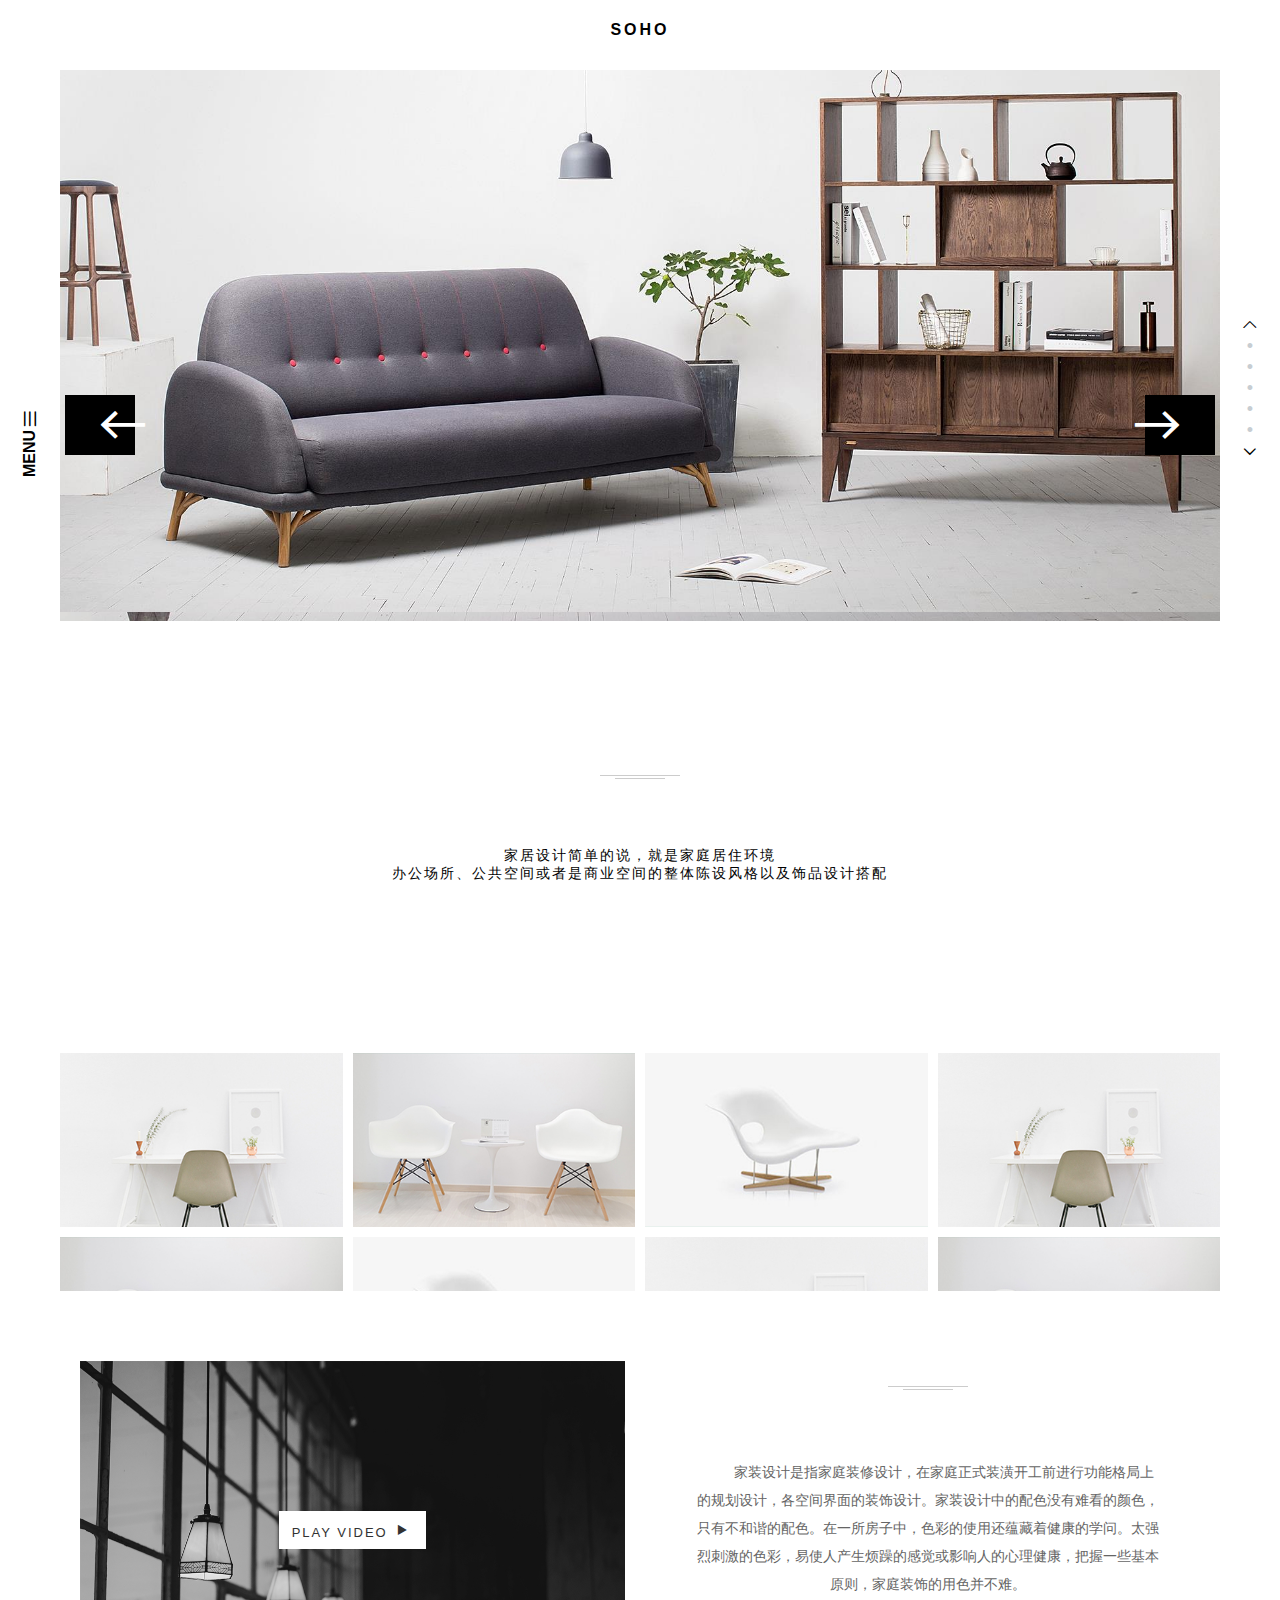
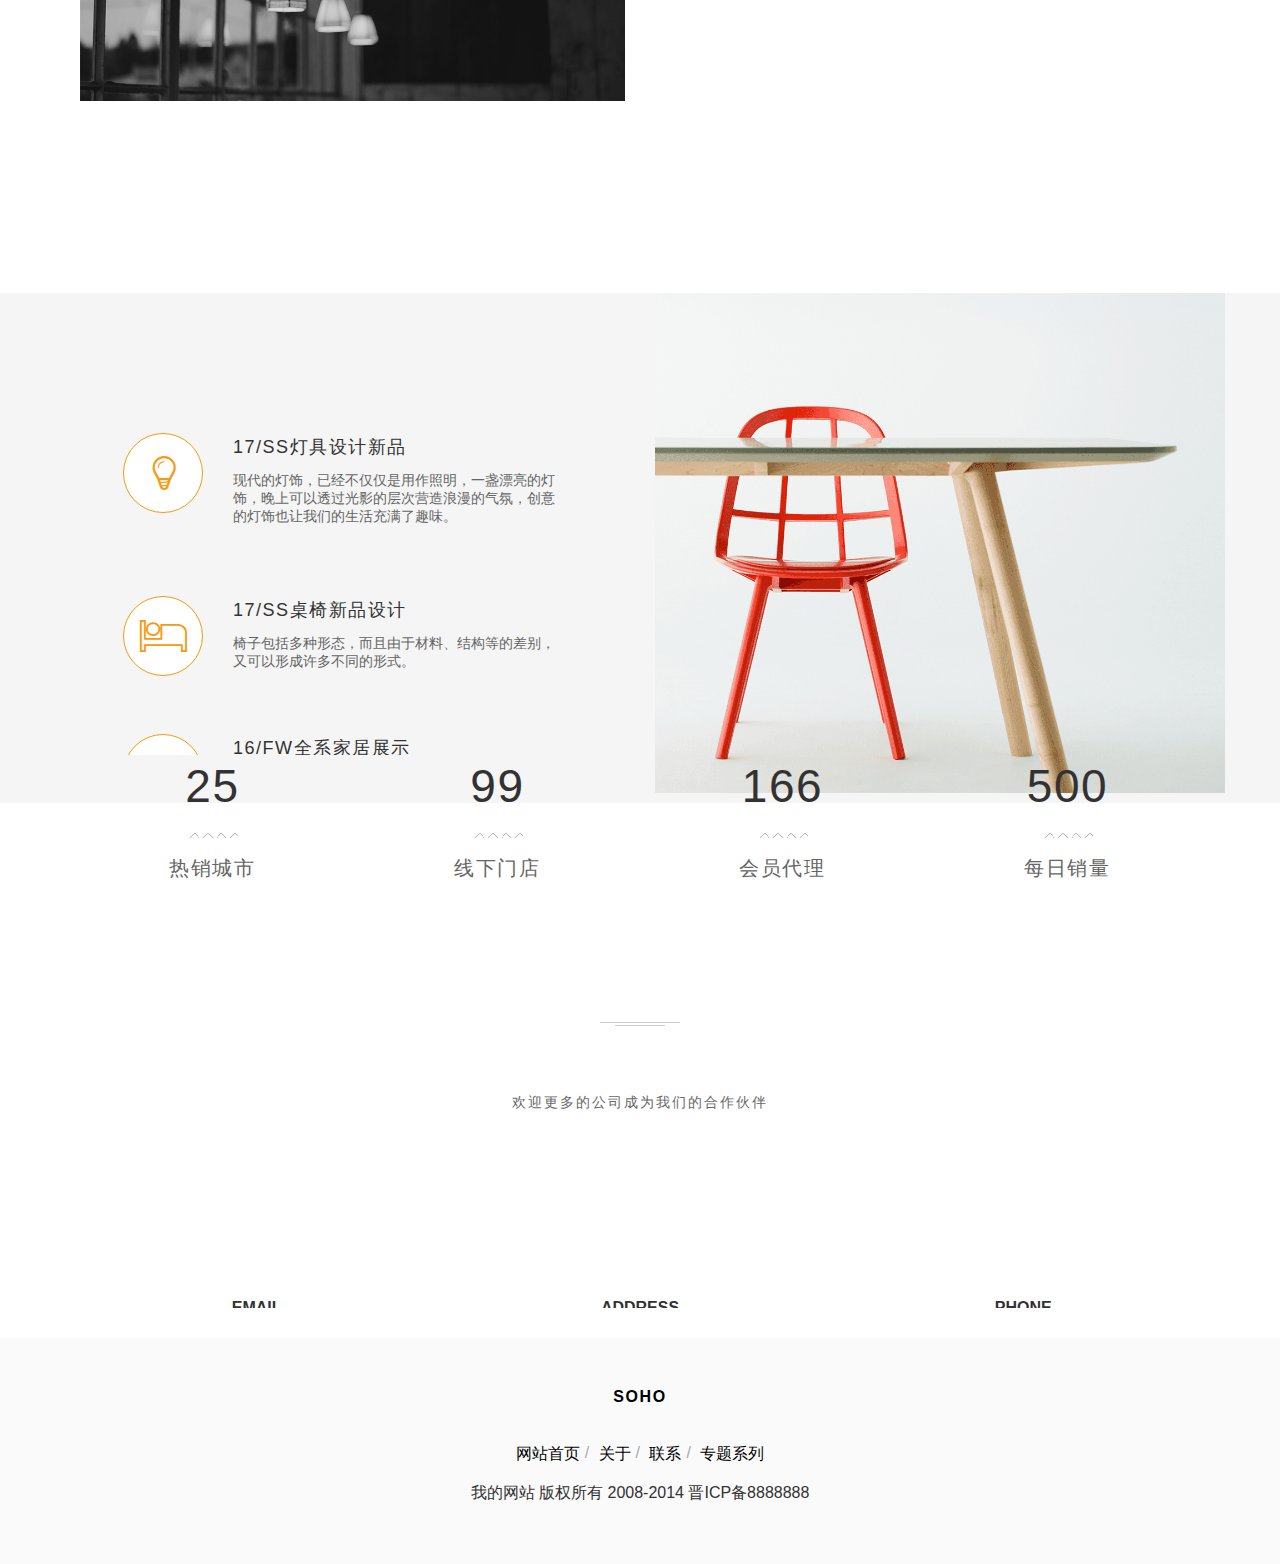
<file: index.html>
<!DOCTYPE html>
<html lang="en">
<head>
	<meta charset="UTF-8">
	<title>SOHO</title>
	<link rel="stylesheet" href="css/index.css">
	<link rel="stylesheet" href="css/response.css">
	<link rel="stylesheet" type="text/css" href="iconfont/iconfont.css">

</head>
<body>
		<!-- <nav class="navTop">SOHO</nav> -->

	<section class="econav csorr">
		<div class="container">
			<div class="row">
				<nav class="navTop col-lg-12 col-md-12 col-sm-12 col-xs-12">SOHO</nav>
				<nav class="navTop-small col-lg-12 col-md-12 col-sm-12 col-xs-12">SOHO
					<div class="navTop-more"><i class="iconfont icon-gengduo"></i></div>
				</nav>
				<div id="navTop"></div>

			</div>
		</div>
		<!-- 左 -->
		<div class="nav-l">
			<div class="nav-left">
				<div class="nav-closer">
					<i class="iconfont icon-cha"></i>
				</div>
				<div class="nav-wap">
					<div class="nav-register">
						<a href="">登录</a>
					</div>
					<div class="nav-login">
						<a href="">注册</a>
					</div>
				</div>
				<div class="nav-search">
					<input type="text">
					<button type="submit"><i class="iconfont icon-fangdajing"></i></button>
				</div>
				<ul class="nav-list">
					<li><a href="index.html">网站首页</a></li>
					<li><a href="about.html">关于</a></li>
					<li><a href="erji.html">产品商城</a></li>
					<li><a href="zhuanti.html">专题系列</a></li>
					<li><a href="lianxi.html">联系</a></li>
				</ul>
			</div>
			<div class="nav-menu">
					<i class="iconfont icon-gengduo"></i>
					<span>MENU</span>

			</div>
		</div>
		<!-- 右 -->
		<div class="nav-r">
			<div class="nav-r-r">
				<ul class="nav-btn">
					<li>
						<span><i class="iconfont icon-shangjiantou"></i></span>
					</li>
					<li class="navb">
						<span>•</span>
					</li>
					<li class="navb">
						<span>•</span>
					</li>
					<li class="navb">
						<span>•</span>
					</li>
					<li class="navb">
						<span>•</span>
					</li>
					<li class="navb">
						<span>•</span>
					</li>
					<li>
						<span><i class="iconfont icon-arrow-down"></i></span>
					</li>
				</ul>
			</div>
		</div>
		<!-- banner -->
		<div class="banner-main">
			<div class="banner">			
				<ul class="banner-img">
					<li class="bannerimg">
						<img src="img/banner-3.jpg" alt="">
					</li>
					<li class="bannerimg">
						<img src="img/banner-4.jpg" alt="">
					</li>
					<li class="bannerimg">
						<img src="img/banner-5.jpg" alt="">
					</li>
				</ul>
				<div class="bm-left">
					<i class="iconfont icon-zuojiantou"></i>
				</div>
				<div class="bm-right">
					<i class="iconfont icon-youjiantou"></i>
				</div>
			</div>
		</div>	

	</section>
	<!-- 产品展示开始 -->
	<section class="index-case csorr">
		<div class="container-fluid">
				<h3>
					<a href="">产品展示</a>

				</h3>
				<p class="desc">家居设计简单的说，就是家庭居住环境<br>
办公场所、公共空间或者是商业空间的整体陈设风格以及饰品设计搭配</p>
			<div class="row">
				<ul class="case-Img">
					<li class=" col-lg-3 col-md-3 col-sm-6 col-xs-6">
						<div class="cI">
							<img src="img/11.jpg" alt="">
							<div class="mask"><div class="mask-text">简约小桌</div></div>

						</div>
						<!-- <a href=""></a> -->
					</li>
					<li class=" col-lg-3 col-md-3 col-sm-6 col-xs-6">
						<div class="cI">
							<img src="img/22.jpg" alt="">
							<div class="mask"><div class="mask-text">简约小桌</div></div>

						</div>
					</li>
					<li class=" col-lg-3 col-md-3 col-sm-6 col-xs-6">
						<div class="cI">
							<img src="img/33.jpg" alt="">
							<div class="mask"><div class="mask-text">简约小桌</div></div>

						</div>
					</li>
					<li class=" col-lg-3 col-md-3 col-sm-6 col-xs-6">
						<div class="cI">
							<img src="img/11.jpg" alt="">
							<div class="mask"><div class="mask-text">简约小桌</div></div>

						</div>
					</li>
					<li class=" col-lg-3 col-md-3 col-sm-6 col-xs-6">
						<div class="cI">
							<img src="img/22.jpg" alt="">
							<div class="mask"><div class="mask-text">简约小桌</div></div>

						</div>
					</li>
					<li class=" col-lg-3 col-md-3 col-sm-6 col-xs-6">
						<div class="cI">
							<img src="img/33.jpg" alt="">
							<div class="mask"><div class="mask-text">简约小桌</div></div>

						</div>
					</li>
					<li class=" col-lg-3 col-md-3 col-sm-6 col-xs-6">
						<div class="cI">
							<img src="img/11.jpg" alt="">
							<div class="mask"><div class="mask-text">简约小桌</div></div>

						</div>
					</li>
					<li class=" col-lg-3 col-md-3 col-sm-6 col-xs-6">
						<div class="cI">
							<img src="img/22.jpg" alt="">
							<div class="mask"><div class="mask-text">简约小桌</div></div>

						</div>
					</li>
				</ul>
			</div>
		</div>
	</section>
	<!--宣传视频-->
	<section class="index-video csorr">
		<div class="container">
			<div class="row">
				<ul>
					<li class="col-lg-6 col-md-6 col-sm-12 col-xs-12">
						<div class="video-left">
							<div class="v-l-des">
							<!-- <video width="320" height="240" controls>  <source src="movie.mp4" type="video/mp4">  <source src="movie.ogg" type="video/ogg">  <source src="movie.webm" type="video/webm">  <object data="movie.mp4" width="320" height="240">    <embed src="movie.swf" width="320" height="240">  </object> </video> -->
								<a href="http://baidu.iqiyi.com/watch/0431867317507751004.html?page=videoMultiNeed" target="blank">PLAY VIDEO <i class="iconfont icon-bofang"></i></a>
							</div>
						</div>
					</li>
					<li class="col-lg-6 col-md-6 col-sm-12 col-xs-12">
						<div class="video-right">
							<h3>
								<a href="">宣传视频</a>
							</h3>
							<div class="v-r-des">
								<p>家装设计是指家庭装修设计，在家庭正式装潢开工前进行功能格局上的规划设计，各空间界面的装饰设计。家装设计中的配色没有难看的颜色，只有不和谐的配色。在一所房子中，色彩的使用还蕴藏着健康的学问。太强烈刺激的色彩，易使人产生烦躁的感觉或影响人的心理健康，把握一些基本原则，家庭装饰的用色并不难。</p>

							</div>
						</div>
					</li>
				</ul>
			</div>
		</div>
	</section>
	<!--关于我们-->
	<section class="index-about csorr">
		<div class="container-fluid">
			<div class="row">
				<ul>
					<li class="col-lg-6 col-md-6 col-sm-12 col-xs-12">

						<div class="about-right">
							<!--<div class="a-r-des">-->

							<!--</div>-->

						</div>
					</li>
					<li class="col-lg-6 col-md-6 col-sm-12 col-xs-12">
						<div class="about-left">
							<ul>
								<li><a href="zhuanti.html">
									<div class="about-icon"><i class="iconfont icon-xinxinicon"></i></div>
									<div class="about-content">
										<h4>17/SS灯具设计新品</h4>
										<p>现代的灯饰，已经不仅仅是用作照明，一盏漂亮的灯饰，晚上可以透过光影的层次营造浪漫的气氛，创意的灯饰也让我们的生活充满了趣味。</p>
									</div>
								</a></li>
								<li><a href="zhuanti.html">
									<div class="about-icon"><i class="iconfont icon-chuang"></i></div>
									<div class="about-content">
										<h4>17/SS桌椅新品设计</h4>
										<p>椅子包括多种形态，而且由于材料、结构等的差别，又可以形成许多不同的形式。</p>
									</div>
								</a></li>
								<li><a href="zhuanti.html">
									<div class="about-icon"><i class="iconfont icon-fangzi"></i></div>
									<div class="about-content">
										<h4>16/FW全系家居展示</h4>
										<p>家居陈设是指在某个空间内将家具摆设、家居配饰、家居软装饰等装饰性元素通过系统地设计，将所要表达的意境呈现在整个空间内，从而满足人们的物质和精神追求。</p>
									</div>
								</a></li>
							</ul>
						</div>
					</li>
				</ul>
			</div>
		</div>
	</section>
	<!--  -->
	<section class="index-econum">
		<div class="container">
			<!--<div class="row">-->
			<ul>
				<li class="col-lg-3 col-md-3 col-sm-6 col-xs-6">
					<div class="econum-box">
						<span class="econum-number">25</span>
						<div class="econum-zhe"></div>
						<span class="econum-text">热销城市</span>
					</div>
				</li>
				<li class="col-lg-3 col-md-3 col-sm-6 col-xs-6">
					<div class="econum-box">
						<span class="econum-number">99</span>
						<div class="econum-zhe"></div>
						<span class="econum-text">线下门店</span>
					</div>
				</li>
				<li class="col-lg-3 col-md-3 col-sm-6 col-xs-6">
					<div class="econum-box">
						<span class="econum-number">166</span>
						<div class="econum-zhe"></div>
						<span class="econum-text">会员代理</span>
					</div>
				</li>
				<li class="col-lg-3 col-md-3 col-sm-6 col-xs-6">
					<div class="econum-box">
						<span class="econum-number">500</span>
						<div class="econum-zhe"></div>
						<span class="econum-text">每日销量</span>
					</div>
				</li>
			</ul>
			<!--</div>-->
		</div>
	</section>
	<!--联系我们 -->
	<section class="index-bottomcontact csorr">
		<div class="container">
			<h3>
				<a href="">联系我们</a>

			</h3>
			<p>欢迎更多的公司成为我们的合作伙伴</p>
			<div class="row">
				<ul>
					<li class="col-lg-4 col-md-4 col-sm-12 col-xs-12">
						<div class="counter-item">
							<span class="number">EMAIL</span>
							<span class="number-text">123456789@qq.com</span>
						</div>
					</li>
					<li class="col-lg-4 col-md-4 col-sm-12 col-xs-12">
						<div class="counter-item">
							<span class="number">ADDRESS</span>
							<span class="number-text">山西省小店区 <br>
平阳路888号</span>
						</div>
					</li>
					<li class="col-lg-4 col-md-4 col-sm-12 col-xs-12">
						<div class="counter-item">
							<span class="number">PHONE</span>
							<span class="number-text">+321 123 456 7 <br>
+1 999 666 888</span>
						</div>
					</li>
				</ul>
			</div>

		</div>
	</section>
	<!--底部-->
	<footer>
		<div class="footer">
			<div class="footer-logo">
				<a href="">SOHO</a>
			</div>
			<div class="footer-nav">
				<div class="container">
					<ul>
						<li><a href="index.html">网站首页</a></li>
						<li><a href="about.html">关于</a></li>
						<li><a href="lianxi.html">联系</a></li>
						<li><a href="zhuanti.html">专题系列</a></li>
					</ul>
				</div>
			</div>
			<div class="container">
				<p>我的网站 版权所有 2008-2014 晋ICP备8888888 </p>
			</div>
		</div>
	</footer>
	<!-- js -->

	<!--<script src="js/functions.js"></script>-->
	<!-- <script src="js/animate.js"></script> -->
	<script src="js/jquery-3.2.1.js"></script>
	<script src="js/index -jquery.js"></script>
	
</body>
</html>
</file>
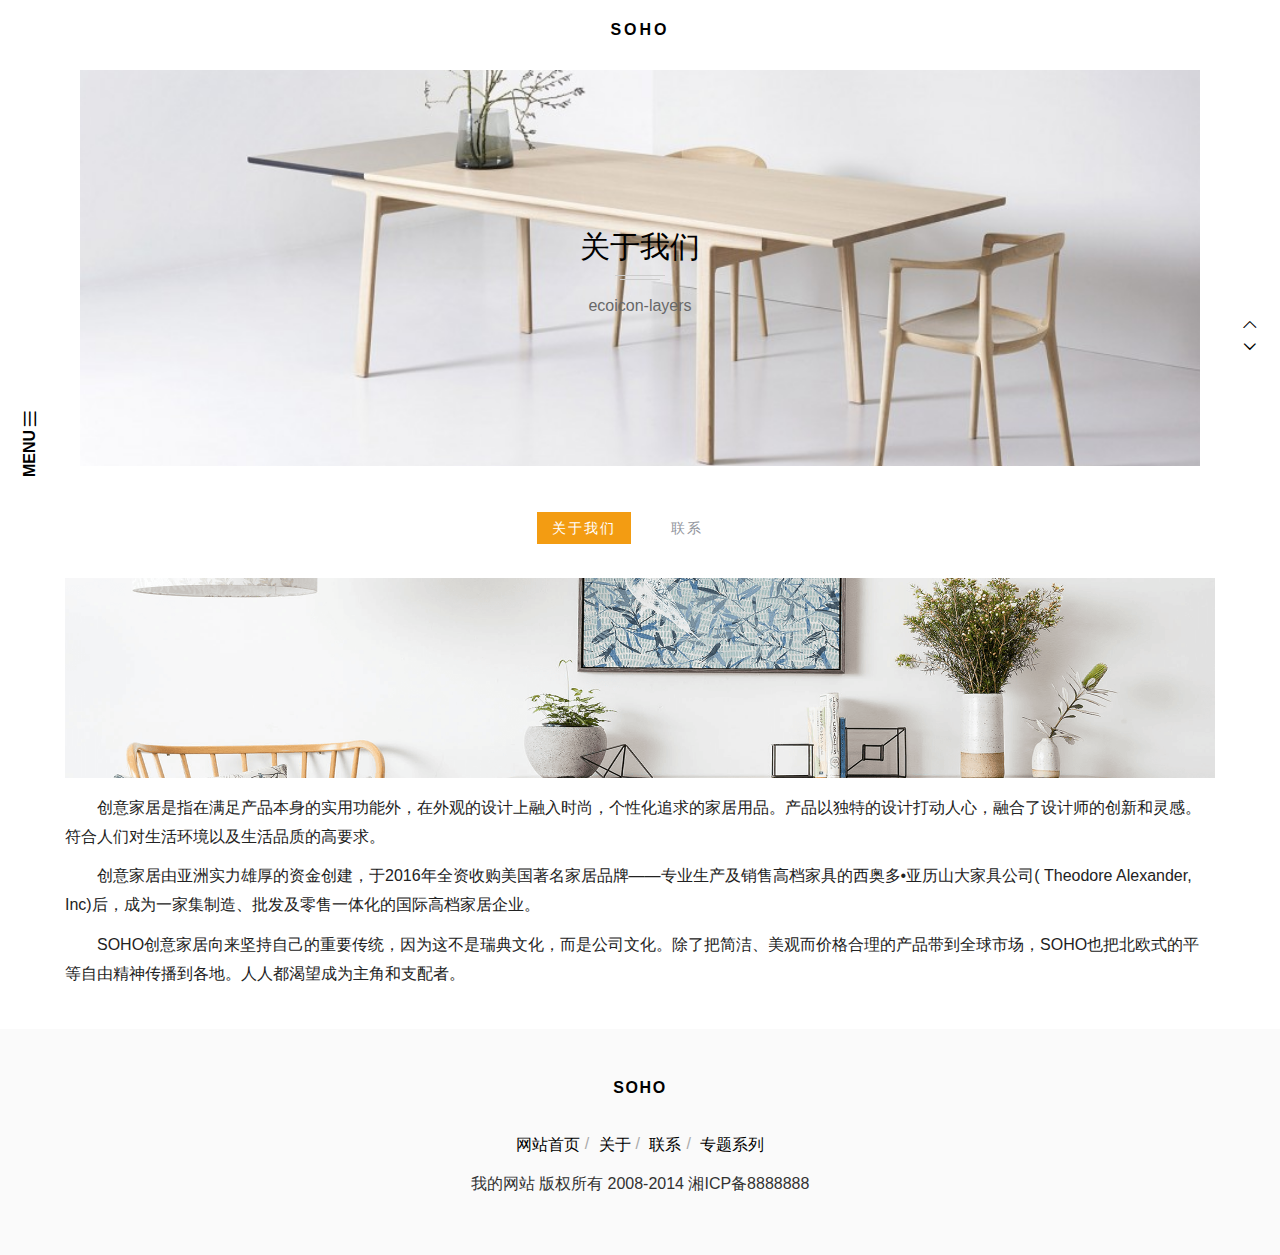
<file: about.html>
<!DOCTYPE html>
<html lang="en">
<head>
    <meta charset="UTF-8">
    <title>关于我们</title>
    <link rel="stylesheet" href="css/index.css">
    <link rel="stylesheet" href="css/about.css">
    <link rel="stylesheet" href="css/response.css">
    <link rel="stylesheet" href="css/zhuanti.css">
    <link rel="stylesheet" type="text/css" href="iconfont/iconfont.css">
</head>
<body>
<section class="econav">
    <div class="container">
        <div class="row">
            <nav class="navTop col-lg-12 col-md-12 col-sm-12 col-xs-12">SOHO</nav>
            <div id="navTop"></div>
            <nav class="navTop-small">SOHO
                <div class="navTop-more"><i class="iconfont icon-gengduo"></i></div>
            </nav>
        </div>
    </div>
    <!-- 左 -->
    <div class="nav-l">
        <div class="nav-left">
            <div class="nav-closer">
                <i class="iconfont icon-cha"></i>
            </div>
            <div class="nav-wap">
                <div class="nav-register">
                    <a href="">登录</a>
                </div>
                <div class="nav-login">
                    <a href="">注册</a>
                </div>
            </div>
            <div class="nav-search">
                <input type="text">
                <button type="submit"><i></i></button>
            </div>
            <ul class="nav-list">
                <li><a href="index.html">网站首页</a></li>
                <li><a href="about.html">关于</a></li>
                <li><a href="erji.html">产品商城</a></li>
                <li><a href="zhuanti.html">专题系列</a></li>
                <li><a href="lianxi.html">联系</a></li>
            </ul>
        </div>
        <div class="nav-menu">
            <i class="iconfont icon-gengduo"></i>
            <span>MENU</span>
        </div>
    </div>
    <!-- 右 -->
    <div class="nav-r">
        <div class="nav-r-r">
            <ul class="nav-btn">
                <li>
                    <span><i class="iconfont icon-shangjiantou"></i></span>
                </li>
                <li>
                    <span><i class="iconfont icon-arrow-down"></i></span>
                </li>

            </ul>
        </div>
    </div>
</section>
<!--   -->
    <div class="met-list">
        <div class="container">
            <div class="row">
                <div class="col-lg-12 col-md-12 col-sm-12 col-xs-12">
                    <div class="about-img">
                        <img src="img/zhuanti-2.png" alt="">
                        <div class="about">
                            <h2>
                                <a href="">关于我们</a>

                            </h2>
                            <p class="desc">ecoicon-layers</p>
                        </div>
                    </div>

                </div>
            </div>
        </div>
    </div>
<!--   -->
    <div class="about-nav">
        <div class="container">
            <div class="row">
                <ul>
                    <li><a href="about.html">关于我们</a></li>
                    <li><a href="lianxi.html">联系</a></li>
                </ul>
            </div>
        </div>
    </div>
<!--about show-->
    <div class="about-show">
        <div class="container">
            <div class="row">
                <div class="show">
                    <div class="show-img">
                        <img src="img/about-2.png" alt="">
                    </div>
                    <p>创意家居是指在满足产品本身的实用功能外，在外观的设计上融入时尚，个性化追求的家居用品。产品以独特的设计打动人心，融合了设计师的创新和灵感。符合人们对生活环境以及生活品质的高要求。</p>
                    <p>创意家居由亚洲实力雄厚的资金创建，于2016年全资收购美国著名家居品牌——专业生产及销售高档家具的西奥多•亚历山大家具公司( Theodore Alexander, Inc)后，成为一家集制造、批发及零售一体化的国际高档家居企业。</p>
                    <p>SOHO创意家居向来坚持自己的重要传统，因为这不是瑞典文化，而是公司文化。除了把简洁、美观而价格合理的产品带到全球市场，SOHO也把北欧式的平等自由精神传播到各地。人人都渴望成为主角和支配者。</p>
                </div>
            </div>
        </div>
    </div>
<!--底部-->
<footer>
    <div class="footer">
        <div class="footer-logo">
            <a href="">SOHO</a>
        </div>
        <div class="footer-nav">
            <div class="container">
                <ul>
                    <li><a href="index.html">网站首页</a></li>
                    <li><a href="about.html">关于</a></li>
                    <li><a href="lianxi.html">联系</a></li>
                    <li><a href="zhuanti.html">专题系列</a></li>
                </ul>
            </div>
        </div>
        <div class="container">
            <p>我的网站 版权所有 2008-2014 湘ICP备8888888 </p>
        </div>
    </div>
</footer>
<!-- js -->

<!--<script src="js/functions.js"></script>-->
<script src="js/animate.js"></script>
<script src="js/index.js"></script>
<script src="js/jquery-3.2.1.js"></script>
</body>
</html>
</file>
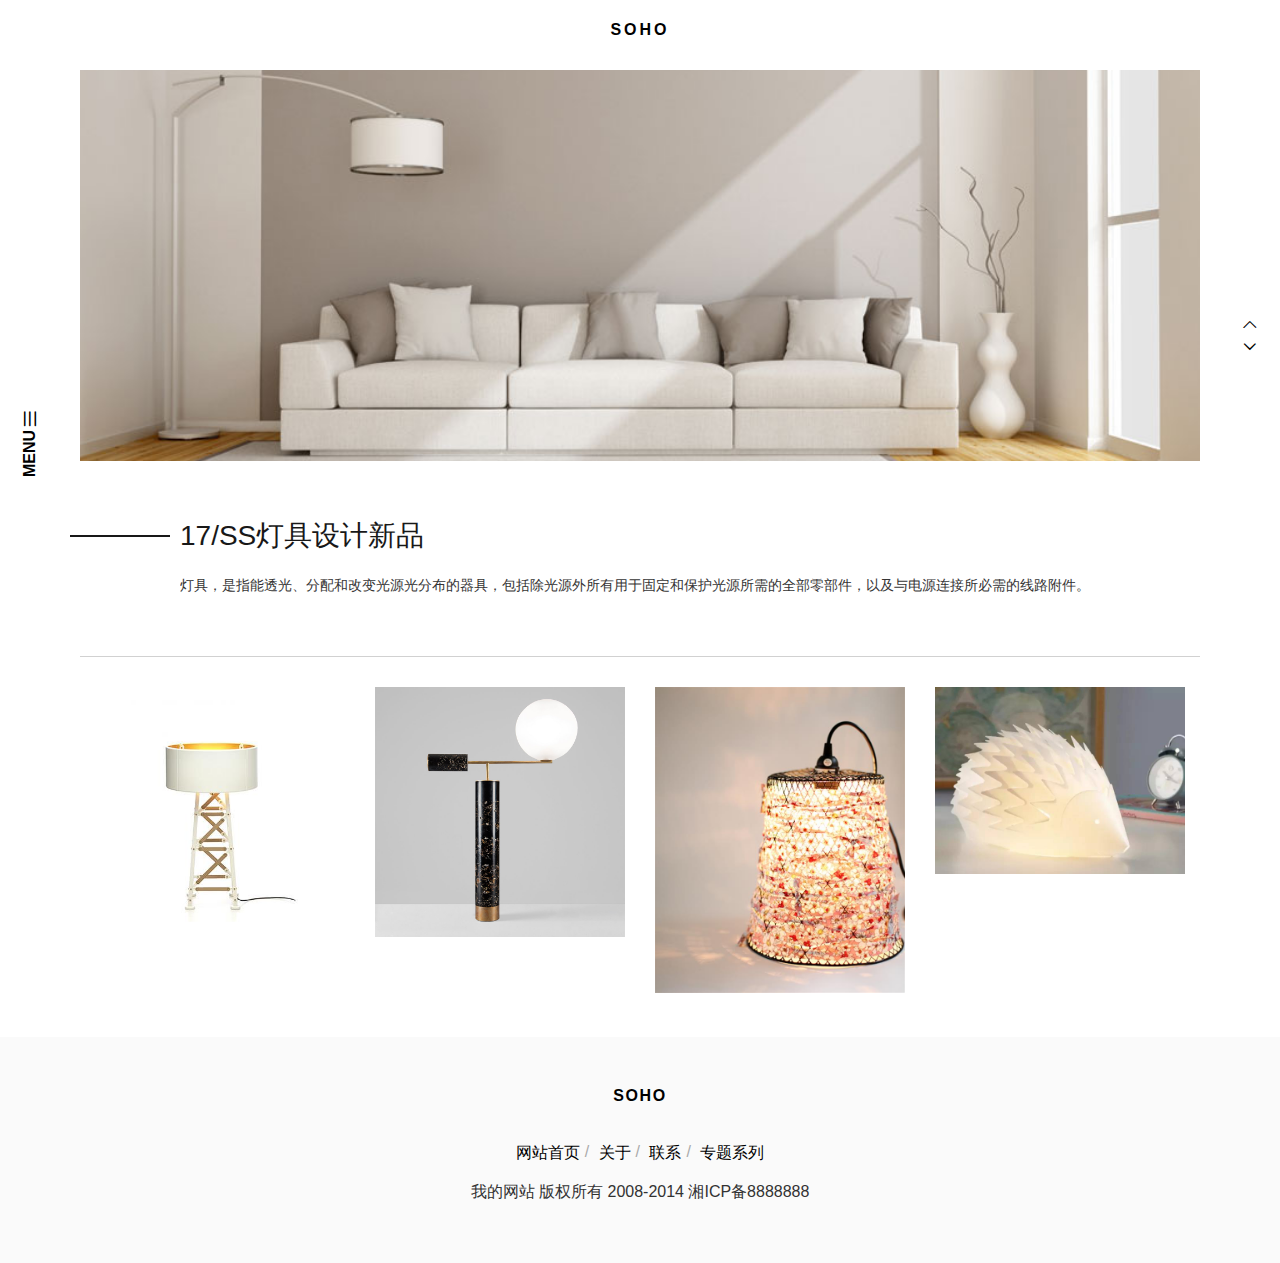
<file: erji.html>
<!DOCTYPE html>
<html lang="en">
<head>
    <meta charset="UTF-8">
    <title>SOHO</title>
    <link rel="stylesheet" href="css/index.css">
    <link rel="stylesheet" href="css/erji.css">
    <link rel="stylesheet" href="css/response.css">
    <link rel="stylesheet" type="text/css" href="iconfont/iconfont.css">
</head>
<body>
<section class="econav">
    <div class="container">
        <div class="row">
            <nav class="navTop col-lg-12 col-md-12 col-sm-12 col-xs-12">SOHO</nav>
            <div id="navTop"></div>
            <nav class="navTop-small">SOHO
                <div class="navTop-more"><i class="iconfont icon-gengduo"></i></div>
            </nav>
        </div>
    </div>
    <!-- 左 -->
    <div class="nav-l">
        <div class="nav-left">
            <div class="nav-closer">
                <i class="iconfont icon-cha"></i>
            </div>
            <div class="nav-wap">
                <div class="nav-register">
                    <a href="">登录</a>
                </div>
                <div class="nav-login">
                    <a href="">注册</a>
                </div>
            </div>
            <div class="nav-search">
                <input type="text">
                <button type="submit"><i></i></button>
            </div>
            <ul class="nav-list">
                <li><a href="index.html">网站首页</a></li>
                <li><a href="about.html">关于</a></li>
                <li><a href="erji.html">产品商城</a></li>
                <li><a href="zhuanti.html">专题系列</a></li>
                <li><a href="lianxi.html">联系</a></li>
            </ul>
        </div>
        <div class="nav-menu">
            <i class="iconfont icon-gengduo"></i>
            <span>MENU</span>
        </div>
    </div>
    <!-- 右 -->
    <div class="nav-r">
        <div class="nav-r-r">
            <ul class="nav-btn">
                <li>
                    <span><i class="iconfont icon-shangjiantou"></i></span>
                </li>
                <li>
                    <span><i class="iconfont icon-arrow-down"></i></span>
                </li>

            </ul>
        </div>
    </div>
</section>
    <!--     -->
    <div class="met-list">
        <div class="container">
            <div class="row">
                    <div class="col-lg-12 col-md-12 col-sm-12 col-xs-12">
                        <div class="list-img">
                            <img src="img/zhuanti-1.png" alt="">

                        </div>
                        <div class="zhaunti-caption">
                            <h4><a href="">17/SS灯具设计新品</a></h4>
                            <p>灯具，是指能透光、分配和改变光源光分布的器具，包括除光源外所有用于固定和保护光源所需的全部零部件，以及与电源连接所必需的线路附件。</p>
                        </div>
                        <ul>
                            <li class="col-lg-3 col-md-3 col-sm-6 col-xs-12">
                                <img src="img/erji-1.jpg" alt="">
                                <div class="zhezhao">
                                <div class="zhe">
                                    <button class="zhe-top">
                                        <i class=""></i>快速查看</a>

                                    </button>
                                    <div  class="zhe-bottom">
                                        <i class=""></i>浏览详情
                                    </div>
                                </div>
                                </div>
                            </li>
                            <li class="col-lg-3 col-md-3 col-sm-6 col-xs-12">
                                <img src="img/erji-6.jpg" alt="">
                                <div class="zhezhao">
                                    <div class="zhe">
                                        <button class="zhe-top">
                                            <i class=""></i>快速查看</a>

                                        </button>
                                        <div  class="zhe-bottom">
                                            <i class=""></i>浏览详情
                                        </div>
                                    </div>
                                </div>
                            </li>
                            <li class="col-lg-3 col-md-3 col-sm-6 col-xs-12">
                                <img src="img/erji-5.jpg" alt="">
                                <div class="zhezhao">
                                    <div class="zhe">
                                        <button class="zhe-top">
                                            <i class=""></i>快速查看</a>

                                        </button>
                                        <div  class="zhe-bottom">
                                            <i class=""></i>浏览详情
                                        </div>
                                    </div>
                                </div>
                            </li>
                            <li class="col-lg-3 col-md-3 col-sm-6 col-xs-12">
                                <img src="img/erji-4.jpg" alt="">
                                <div class="zhezhao">
                                    <div class="zhe">
                                        <button class="zhe-top">
                                            <i class=""></i>快速查看</a>

                                        </button>
                                        <div  class="zhe-bottom">
                                            <i class=""></i>浏览详情
                                        </div>
                                    </div>
                                </div>
                            </li>
                        </ul>
                    </div>
            </div>
        </div>
    </div>
                <!--底部-->
                <footer>
                    <div class="footer">
                        <div class="footer-logo">
                            <a href="">SOHO</a>
                        </div>
                        <div class="footer-nav">
                            <div class="container">
                                <ul>
                                    <li><a href="index.html">网站首页</a></li>
                                    <li><a href="about.html">关于</a></li>
                                    <li><a href="lianxi.html">联系</a></li>
                                    <li><a href="zhuanti.html">专题系列</a></li>
                                </ul>
                            </div>
                        </div>
                        <div class="container">
                            <p>我的网站 版权所有 2008-2014 湘ICP备8888888 </p>
                        </div>
                    </div>
                </footer>
    <!-- js -->

    <!--<script src="js/functions.js"></script>-->
    <script src="js/animate.js"></script>
    <script src="js/index.js"></script>
    <script src="js/jquery-3.2.1.js"></script>
</body>
</html>
</file>
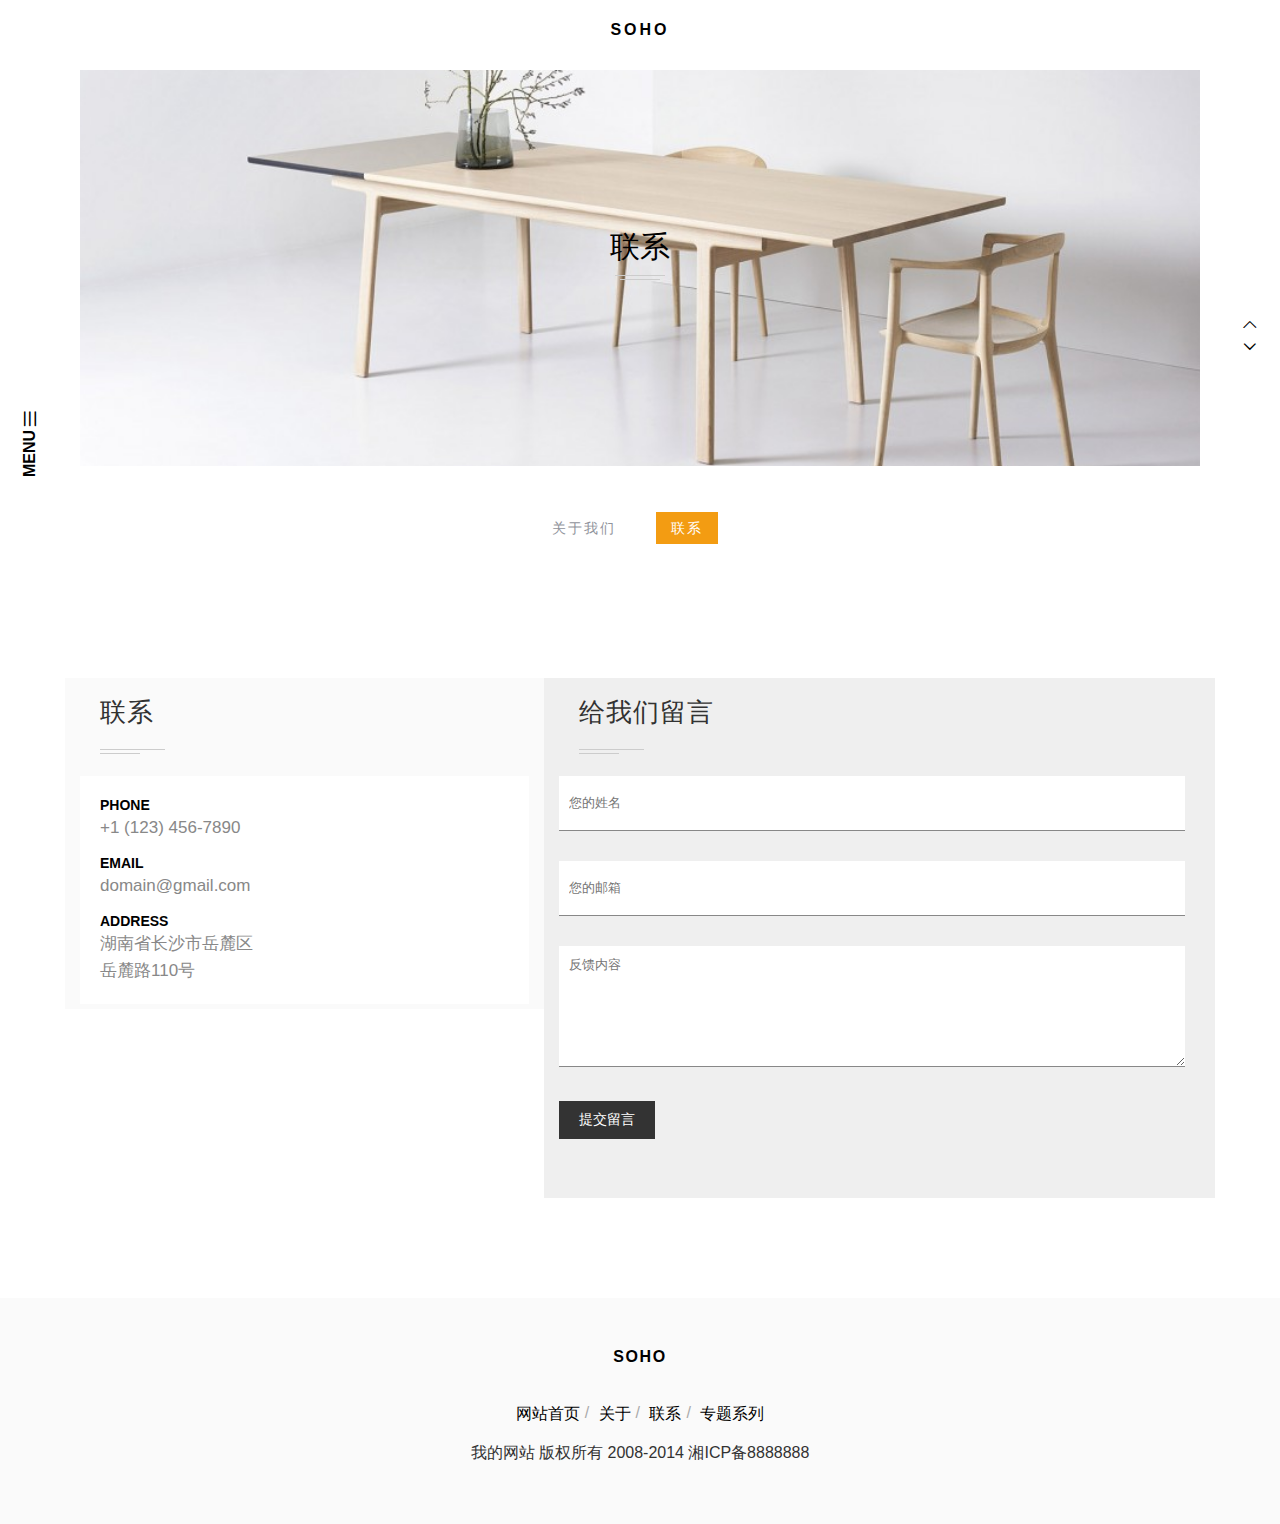
<file: lianxi.html>
<!DOCTYPE html>
<html lang="en">
<head>
    <meta charset="UTF-8">
    <title>联系我们</title>
    <link rel="stylesheet" href="css/index.css">
    <link rel="stylesheet" href="css/about.css">
    <link rel="stylesheet" href="css/response.css">
    <link rel="stylesheet" href="css/lianxi.css">
    <link rel="stylesheet" type="text/css" href="iconfont/iconfont.css">
</head>
<body>
<section class="econav">
    <div class="container">
        <div class="row">
            <nav class="navTop col-lg-12 col-md-12 col-sm-12 col-xs-12">SOHO</nav>
            <div id="navTop"></div>
            <nav class="navTop-small">SOHO
                <div class="navTop-more"><i class="iconfont icon-gengduo"></i></div>
            </nav>
        </div>
    </div>
    <!-- 左 -->
    <div class="nav-l">
        <div class="nav-left">
            <div class="nav-closer">
                <i class="iconfont icon-cha"></i>
            </div>
            <div class="nav-wap">
                <div class="nav-register">
                    <a href="">登录</a>
                </div>
                <div class="nav-login">
                    <a href="">注册</a>
                </div>
            </div>
            <div class="nav-search">
                <input type="text">
                <button type="submit"><i></i></button>
            </div>
            <ul class="nav-list">
                <li><a href="index.html">网站首页</a></li>
                <li><a href="about.html">关于</a></li>
                <li><a href="erji.html">产品商城</a></li>
                <li><a href="zhuanti.html">专题系列</a></li>
                <li><a href="lianxi.html">联系</a></li>
            </ul>
        </div>
        <div class="nav-menu">
            <i class="iconfont icon-gengduo"></i>
            <span>MENU</span>
        </div>
    </div>
    <!-- 右 -->
    <div class="nav-r">
        <div class="nav-r-r">
            <ul class="nav-btn">
                <li>
                    <span><i class="iconfont icon-shangjiantou"></i></span>
                </li>
                <li>
                    <span><i class="iconfont icon-arrow-down"></i></span>
                </li>

            </ul>
        </div>
    </div>

    <!--   -->
    <div class="met-list">
        <div class="container">
            <div class="row">
                <div class="col-lg-12 col-md-12 col-sm-12 col-xs-12">
                    <div class="about-img">
                        <img src="img/zhuanti-2.png" alt="">
                        <div class="about">
                            <h2>
                                <a href="">联系</a>

                            </h2>
                        </div>
                    </div>

                </div>
            </div>
        </div>
    </div>
    <!-- 联系title  -->
    <div class="lianxi-nav">
        <div class="container">
            <div class="row">
                <ul>
                    <li><a href="about.html">关于我们</a></li>
                    <li><a href="lianxi.html">联系</a></li>
                </ul>
            </div>
        </div>
    </div>
    <!-- 联系我开始 -->
    <section class="touch-section">
        <div class="container">
            <!--<div class="touch-title">-->
                <!--<h2>LATEST BLOGS</h2>-->
                <!--<p>Out believe has request not how comfort evident. Up delight cousins we feeling <br>-->
                    <!--minutes. Genius has looked end piqued spring.</p>-->
            <!--</div>-->
            <div class="row">
                <div class="touch-left col-lg-5 col-md-5 col-sm-12 col-xs-12">
                    <h4>联系</h4>
                    <ul>
                        <li>
                            <i class="iconfont icon-phone"></i>
                            <span>PHONE</span>
                            <p>+1 (123) 456-7890</p>
                        </li>
                        <li>
                            <i class="iconfont icon-youxiang"></i>
                            <span>EMAIL</span>
                            <p>domain@gmail.com</p>
                        </li>
                        <li>
                            <i class="iconfont icon-icons08"></i>
                            <span>ADDRESS</span>
                            <p>湖南省长沙市岳麓区 <br>
                                岳麓路110号</p>
                        </li>
                    </ul>
                </div>
                <div class="touch-right col-lg-7 col-md-7 col-sm-12 col-xs-12">
                    <h4>给我们留言</h4>
                    <form action="a.php" id="touch-form" method="post">
                        <input type="text"  name="name" placeholder="您的姓名">
                        <input type="text"  name="name" placeholder="您的邮箱">
                    </form>
                    <div class="massage">
                        <textarea id="massage" name="massage" placeholder="反馈内容"></textarea>
                        <button type="submit" class="touch-btn"><a href="">提交留言</a></button>
                    </div>
                </div>
            </div>
        </div>
    </section>
    <!-- 联系我结束 -->
    <!--底部-->
    <footer>
        <div class="footer">
            <div class="footer-logo">
                <a href="">SOHO</a>
            </div>
            <div class="footer-nav">
                <div class="container">
                    <ul>
                        <li><a href="index.html">网站首页</a></li>
                        <li><a href="about.html">关于</a></li>
                        <li><a href="lianxi.html">联系</a></li>
                        <li><a href="zhuanti.html">专题系列</a></li>
                    </ul>
                </div>
            </div>
            <div class="container">
                <p>我的网站 版权所有 2008-2014 湘ICP备8888888 </p>
            </div>
        </div>
    </footer>
    <!-- js-->


    <!--<script src="js/functions.js"></script>-->
    <script src="js/animate.js"></script>
    <script src="js/index.js"></script>
    <script src="js/jquery-3.2.1.js"></script>
</body>
</html>
</file>
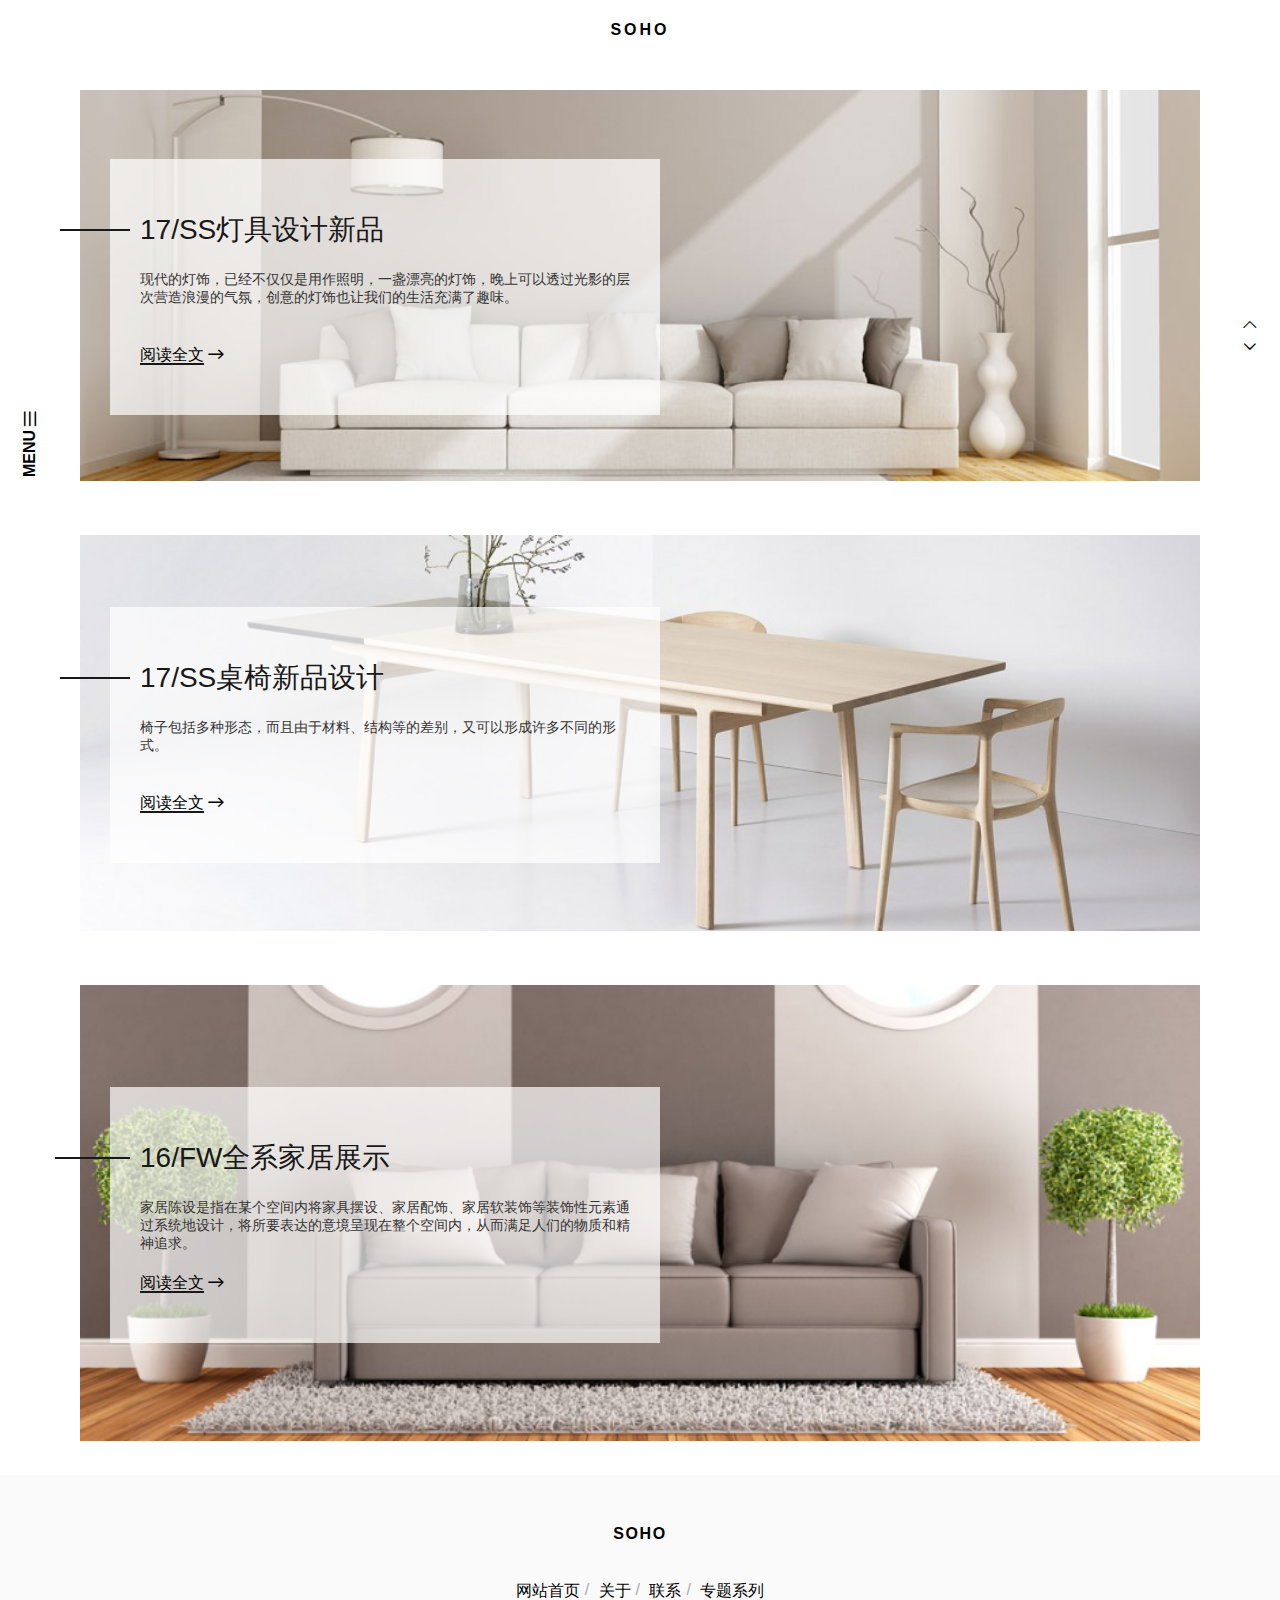
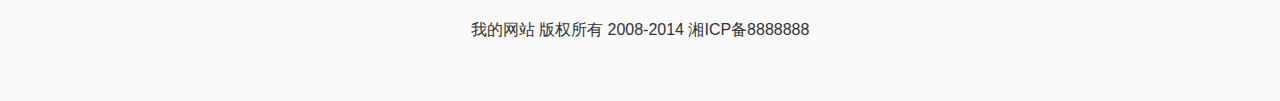
<file: zhuanti.html>
<!DOCTYPE html>
<html lang="en">
<head>
    <meta charset="UTF-8">
    <title>专题系列</title>
    <link rel="stylesheet" href="css/index.css">
    <link rel="stylesheet" href="css/response.css">
    <link rel="stylesheet" href="css/zhuanti.css">
    <link rel="stylesheet" type="text/css" href="iconfont/iconfont.css">

</head>
<body>
<section class="econav">
    <div class="container">
        <div class="row">
            <nav class="navTop col-lg-12 col-md-12 col-sm-12 col-xs-12">SOHO</nav>
            <div id="navTop"></div>
            <nav class="navTop-small">SOHO
                <div class="navTop-more"><i class="iconfont icon-gengduo"></i></div>
            </nav>
        </div>
    </div>
    <!-- 左 -->
    <div class="nav-l">
        <div class="nav-left">
            <div class="nav-closer">
                <i class="iconfont icon-cha"></i>
            </div>
            <div class="nav-wap">
                <div class="nav-register">
                    <a href="">登录</a>
                </div>
                <div class="nav-login">
                    <a href="">注册</a>
                </div>
            </div>
            <div class="nav-search">
                <input type="text">
                <button type="submit"><i></i></button>
            </div>
            <ul class="nav-list">
                <li><a href="index.html">网站首页</a></li>
                <li><a href="about.html">关于</a></li>
                <li><a href="erji.html">产品商城</a></li>
                <li><a href="zhuanti.html">专题系列</a></li>
                <li><a href="lianxi.html">联系</a></li>
            </ul>
        </div>
        <div class="nav-menu">
            <i class="iconfont icon-gengduo"></i>
            <span>MENU</span>
        </div>
    </div>
    <!-- 右 -->
    <div class="nav-r">
        <div class="nav-r-r">
            <ul class="nav-btn">
                <li>
                    <span><a href="#top"><i class="iconfont icon-shangjiantou"></i></a></span>
                </li>
                <li>
                    <span><a href="#bottom"><i class="iconfont icon-arrow-down"></i></a></span>
                </li>

            </ul>
        </div>
    </div>
    </section>
    <!--  -->
    <a name="top"></a>
    <div class="met-list">
        <div class="container">
            <div class="row">
                <ul>
                    <li class="col-lg-12 col-md-12 col-sm-12">
                        <div class="list-img">
                            <img src="img/zhuanti-1.png" alt="">
                            <div class="zhaunti-caption">
                                <h4><a href="erji.html">17/SS灯具设计新品</a></h4>
                                <p>现代的灯饰，已经不仅仅是用作照明，一盏漂亮的灯饰，晚上可以透过光影的层次营造浪漫的气氛，创意的灯饰也让我们的生活充满了趣味。</p>
                                <a href="erji.html">
                                    <span>阅读全文</span>
                                    <i class="iconfont icon-youjiantou"></i>
                                </a>
                            </div>
                        </div>
                    </li>
                    <li class="col-lg-12 col-md-12 col-sm-12">
                        <div class="list-img">
                            <img src="img/zhuanti-2.png" alt="">
                            <div class="zhaunti-caption">
                                <h4><a href="erji.html">17/SS桌椅新品设计</a></h4>
                                <p>椅子包括多种形态，而且由于材料、结构等的差别，又可以形成许多不同的形式。</p>
                                <a href="erji.html">
                                    <span>阅读全文</span>
                                    <i class="iconfont icon-youjiantou"></i>
                                </a>
                            </div>
                        </div>
                    </li>
                    <li class="col-lg-12 col-md-12 col-sm-12">
                        <div class="list-img">
                            <img src="img/zhuanti-3.png" alt="">
                            <div class="zhaunti-caption">
                                <h4><a href="erji.html">16/FW全系家居展示</a></h4>
                                <p> 家居陈设是指在某个空间内将家具摆设、家居配饰、家居软装饰等装饰性元素通过系统地设计，将所要表达的意境呈现在整个空间内，从而满足人们的物质和精神追求。</p>
                                <a href="erji.html">
                                    <span>阅读全文</span>
                                    <i class="iconfont icon-youjiantou"></i>
                                </a>
                            </div>
                        </div>
                    </li>
                </ul>
            </div>

        </div>
    </div>
    <!--底部-->
    <a name="bottom" ></a>
    <footer>
        <div class="footer">
            <div class="footer-logo">
                <a href="">SOHO</a>
            </div>
            <div class="footer-nav">
                <div class="container">
                    <ul>
                        <li><a href="index.html">网站首页</a></li>
                        <li><a href="about.html">关于</a></li>
                        <li><a href="lianxi.html">联系</a></li>
                        <li><a href="zhuanti.html">专题系列</a></li>
                    </ul>
                </div>
            </div>
            <div class="container">
                <p>我的网站 版权所有 2008-2014 湘ICP备8888888 </p>
            </div>
        </div>
    </footer>
    <!-- js -->

    <!--<script src="js/functions.js"></script>-->
    <script src="js/animate.js"></script>
    <script src="js/index.js"></script>
    <script src="js/jquery-3.2.1.js"></script>
</body>
</html>
</file>
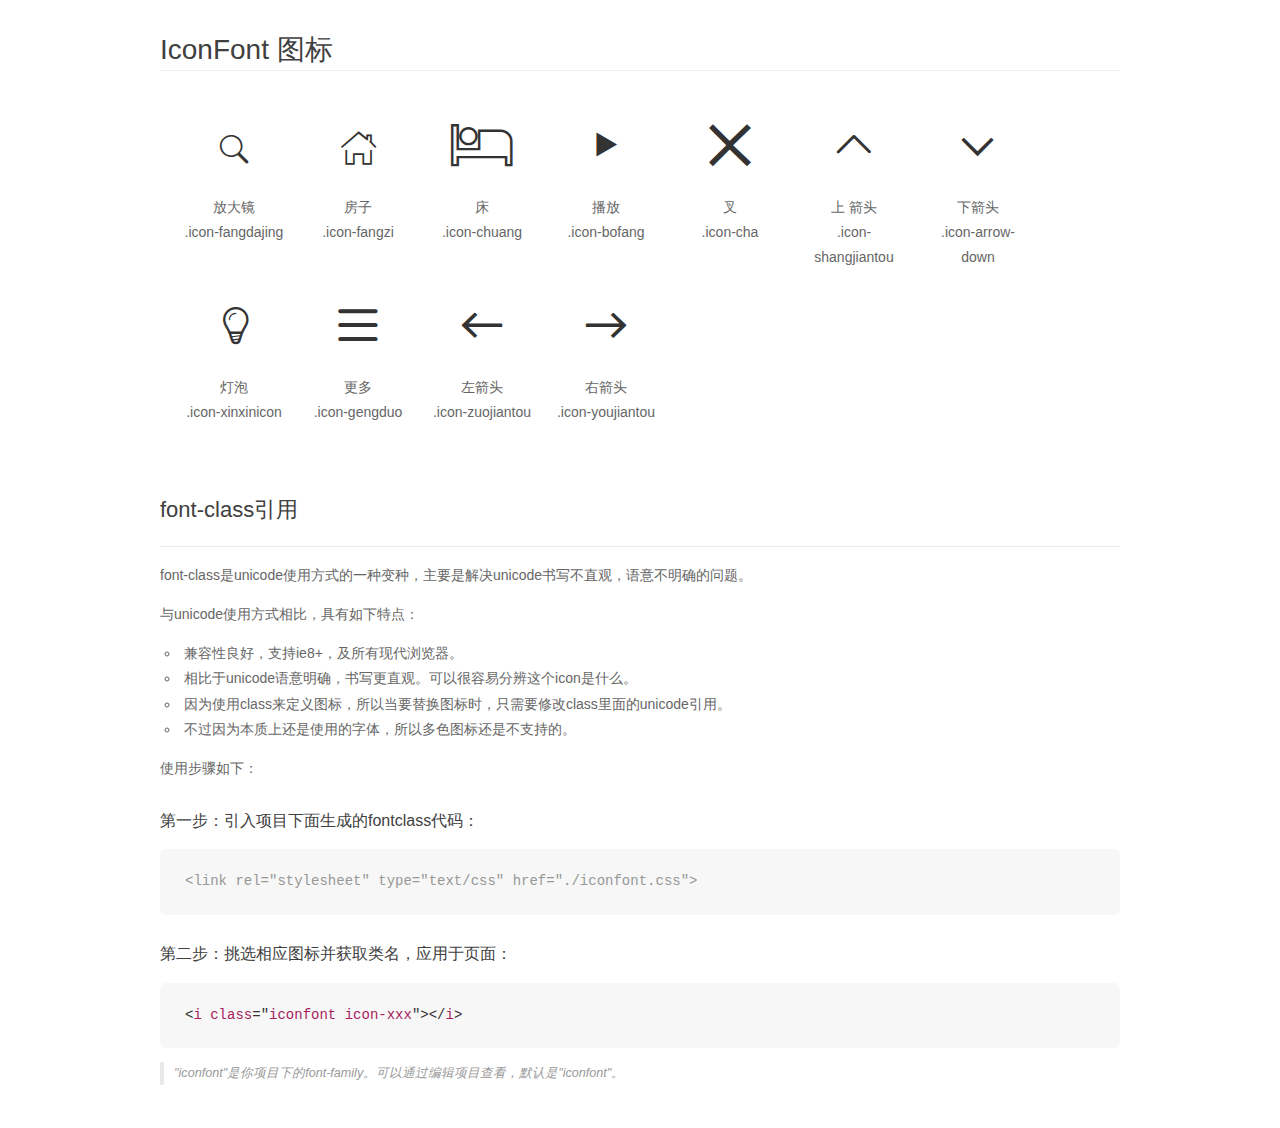
<file: iconfont/demo_fontclass.html>
<!DOCTYPE html>
<html>
<head>
    <meta charset="utf-8"/>
    <title>IconFont</title>
    <link rel="stylesheet" href="demo.css">
    <link rel="stylesheet" href="iconfont.css">
</head>
<body>
    <div class="main markdown">
        <h1>IconFont 图标</h1>
        <ul class="icon_lists clear">
            
                <li>
                <i class="icon iconfont icon-fangdajing"></i>
                    <div class="name">放大镜</div>
                    <div class="fontclass">.icon-fangdajing</div>
                </li>
            
                <li>
                <i class="icon iconfont icon-fangzi"></i>
                    <div class="name">房子</div>
                    <div class="fontclass">.icon-fangzi</div>
                </li>
            
                <li>
                <i class="icon iconfont icon-chuang"></i>
                    <div class="name">床</div>
                    <div class="fontclass">.icon-chuang</div>
                </li>
            
                <li>
                <i class="icon iconfont icon-bofang"></i>
                    <div class="name">播放</div>
                    <div class="fontclass">.icon-bofang</div>
                </li>
            
                <li>
                <i class="icon iconfont icon-cha"></i>
                    <div class="name">叉</div>
                    <div class="fontclass">.icon-cha</div>
                </li>
            
                <li>
                <i class="icon iconfont icon-shangjiantou"></i>
                    <div class="name">上 箭头</div>
                    <div class="fontclass">.icon-shangjiantou</div>
                </li>
            
                <li>
                <i class="icon iconfont icon-arrow-down"></i>
                    <div class="name">下箭头</div>
                    <div class="fontclass">.icon-arrow-down</div>
                </li>
            
                <li>
                <i class="icon iconfont icon-xinxinicon"></i>
                    <div class="name">灯泡</div>
                    <div class="fontclass">.icon-xinxinicon</div>
                </li>
            
                <li>
                <i class="icon iconfont icon-gengduo"></i>
                    <div class="name">更多</div>
                    <div class="fontclass">.icon-gengduo</div>
                </li>
            
                <li>
                <i class="icon iconfont icon-zuojiantou"></i>
                    <div class="name">左箭头</div>
                    <div class="fontclass">.icon-zuojiantou</div>
                </li>
            
                <li>
                <i class="icon iconfont icon-youjiantou"></i>
                    <div class="name">右箭头</div>
                    <div class="fontclass">.icon-youjiantou</div>
                </li>
            
        </ul>

        <h2 id="font-class-">font-class引用</h2>
        <hr>

        <p>font-class是unicode使用方式的一种变种，主要是解决unicode书写不直观，语意不明确的问题。</p>
        <p>与unicode使用方式相比，具有如下特点：</p>
        <ul>
        <li>兼容性良好，支持ie8+，及所有现代浏览器。</li>
        <li>相比于unicode语意明确，书写更直观。可以很容易分辨这个icon是什么。</li>
        <li>因为使用class来定义图标，所以当要替换图标时，只需要修改class里面的unicode引用。</li>
        <li>不过因为本质上还是使用的字体，所以多色图标还是不支持的。</li>
        </ul>
        <p>使用步骤如下：</p>
        <h3 id="-fontclass-">第一步：引入项目下面生成的fontclass代码：</h3>


        <pre><code class="lang-js hljs javascript"><span class="hljs-comment">&lt;link rel="stylesheet" type="text/css" href="./iconfont.css"&gt;</span></code></pre>
        <h3 id="-">第二步：挑选相应图标并获取类名，应用于页面：</h3>
        <pre><code class="lang-css hljs">&lt;<span class="hljs-selector-tag">i</span> <span class="hljs-selector-tag">class</span>="<span class="hljs-selector-tag">iconfont</span> <span class="hljs-selector-tag">icon-xxx</span>"&gt;&lt;/<span class="hljs-selector-tag">i</span>&gt;</code></pre>
        <blockquote>
        <p>"iconfont"是你项目下的font-family。可以通过编辑项目查看，默认是"iconfont"。</p>
        </blockquote>
    </div>
</body>
</html>
</file>
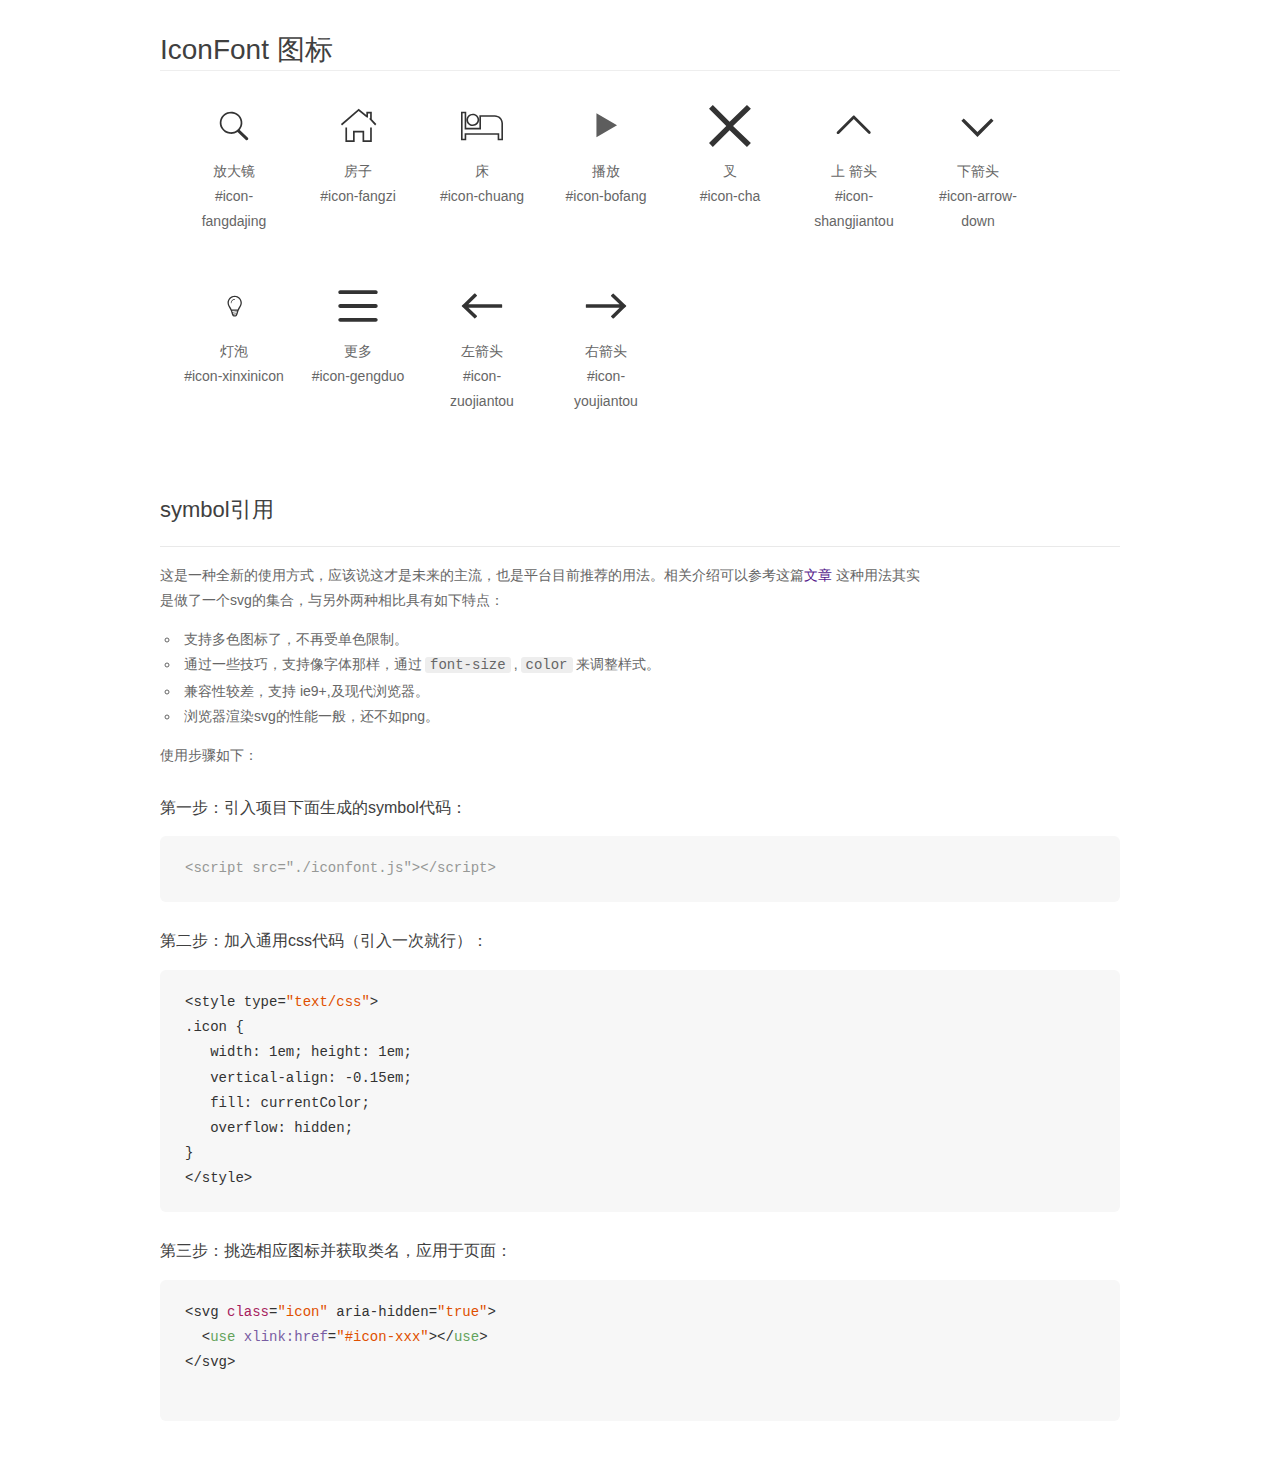
<file: iconfont/demo_symbol.html>
<!DOCTYPE html>
<html>
<head>
    <meta charset="utf-8"/>
    <title>IconFont</title>
    <link rel="stylesheet" href="demo.css">
    <script src="iconfont.js"></script>

    <style type="text/css">
        .icon {
          /* 通过设置 font-size 来改变图标大小 */
          width: 1em; height: 1em;
          /* 图标和文字相邻时，垂直对齐 */
          vertical-align: -0.15em;
          /* 通过设置 color 来改变 SVG 的颜色/fill */
          fill: currentColor;
          /* path 和 stroke 溢出 viewBox 部分在 IE 下会显示
             normalize.css 中也包含这行 */
          overflow: hidden;
        }

    </style>
</head>
<body>
    <div class="main markdown">
        <h1>IconFont 图标</h1>
        <ul class="icon_lists clear">
            
                <li>
                    <svg class="icon" aria-hidden="true">
                        <use xlink:href="#icon-fangdajing"></use>
                    </svg>
                    <div class="name">放大镜</div>
                    <div class="fontclass">#icon-fangdajing</div>
                </li>
            
                <li>
                    <svg class="icon" aria-hidden="true">
                        <use xlink:href="#icon-fangzi"></use>
                    </svg>
                    <div class="name">房子</div>
                    <div class="fontclass">#icon-fangzi</div>
                </li>
            
                <li>
                    <svg class="icon" aria-hidden="true">
                        <use xlink:href="#icon-chuang"></use>
                    </svg>
                    <div class="name">床</div>
                    <div class="fontclass">#icon-chuang</div>
                </li>
            
                <li>
                    <svg class="icon" aria-hidden="true">
                        <use xlink:href="#icon-bofang"></use>
                    </svg>
                    <div class="name">播放</div>
                    <div class="fontclass">#icon-bofang</div>
                </li>
            
                <li>
                    <svg class="icon" aria-hidden="true">
                        <use xlink:href="#icon-cha"></use>
                    </svg>
                    <div class="name">叉</div>
                    <div class="fontclass">#icon-cha</div>
                </li>
            
                <li>
                    <svg class="icon" aria-hidden="true">
                        <use xlink:href="#icon-shangjiantou"></use>
                    </svg>
                    <div class="name">上 箭头</div>
                    <div class="fontclass">#icon-shangjiantou</div>
                </li>
            
                <li>
                    <svg class="icon" aria-hidden="true">
                        <use xlink:href="#icon-arrow-down"></use>
                    </svg>
                    <div class="name">下箭头</div>
                    <div class="fontclass">#icon-arrow-down</div>
                </li>
            
                <li>
                    <svg class="icon" aria-hidden="true">
                        <use xlink:href="#icon-xinxinicon"></use>
                    </svg>
                    <div class="name">灯泡</div>
                    <div class="fontclass">#icon-xinxinicon</div>
                </li>
            
                <li>
                    <svg class="icon" aria-hidden="true">
                        <use xlink:href="#icon-gengduo"></use>
                    </svg>
                    <div class="name">更多</div>
                    <div class="fontclass">#icon-gengduo</div>
                </li>
            
                <li>
                    <svg class="icon" aria-hidden="true">
                        <use xlink:href="#icon-zuojiantou"></use>
                    </svg>
                    <div class="name">左箭头</div>
                    <div class="fontclass">#icon-zuojiantou</div>
                </li>
            
                <li>
                    <svg class="icon" aria-hidden="true">
                        <use xlink:href="#icon-youjiantou"></use>
                    </svg>
                    <div class="name">右箭头</div>
                    <div class="fontclass">#icon-youjiantou</div>
                </li>
            
        </ul>


        <h2 id="symbol-">symbol引用</h2>
        <hr>

        <p>这是一种全新的使用方式，应该说这才是未来的主流，也是平台目前推荐的用法。相关介绍可以参考这篇<a href="">文章</a>
        这种用法其实是做了一个svg的集合，与另外两种相比具有如下特点：</p>
        <ul>
          <li>支持多色图标了，不再受单色限制。</li>
          <li>通过一些技巧，支持像字体那样，通过<code>font-size</code>,<code>color</code>来调整样式。</li>
          <li>兼容性较差，支持 ie9+,及现代浏览器。</li>
          <li>浏览器渲染svg的性能一般，还不如png。</li>
        </ul>
        <p>使用步骤如下：</p>
        <h3 id="-symbol-">第一步：引入项目下面生成的symbol代码：</h3>
        <pre><code class="lang-js hljs javascript"><span class="hljs-comment">&lt;script src="./iconfont.js"&gt;&lt;/script&gt;</span></code></pre>
        <h3 id="-css-">第二步：加入通用css代码（引入一次就行）：</h3>
        <pre><code class="lang-js hljs javascript">&lt;style type=<span class="hljs-string">"text/css"</span>&gt;
.icon {
   width: <span class="hljs-number">1</span>em; height: <span class="hljs-number">1</span>em;
   vertical-align: <span class="hljs-number">-0.15</span>em;
   fill: currentColor;
   overflow: hidden;
}
&lt;<span class="hljs-regexp">/style&gt;</span></code></pre>
        <h3 id="-">第三步：挑选相应图标并获取类名，应用于页面：</h3>
        <pre><code class="lang-js hljs javascript">&lt;svg <span class="hljs-class"><span class="hljs-keyword">class</span></span>=<span class="hljs-string">"icon"</span> aria-hidden=<span class="hljs-string">"true"</span>&gt;<span class="xml"><span class="hljs-tag">
  &lt;<span class="hljs-name">use</span> <span class="hljs-attr">xlink:href</span>=<span class="hljs-string">"#icon-xxx"</span>&gt;</span><span class="hljs-tag">&lt;/<span class="hljs-name">use</span>&gt;</span>
</span>&lt;<span class="hljs-regexp">/svg&gt;
        </span></code></pre>
    </div>
</body>
</html>
</file>
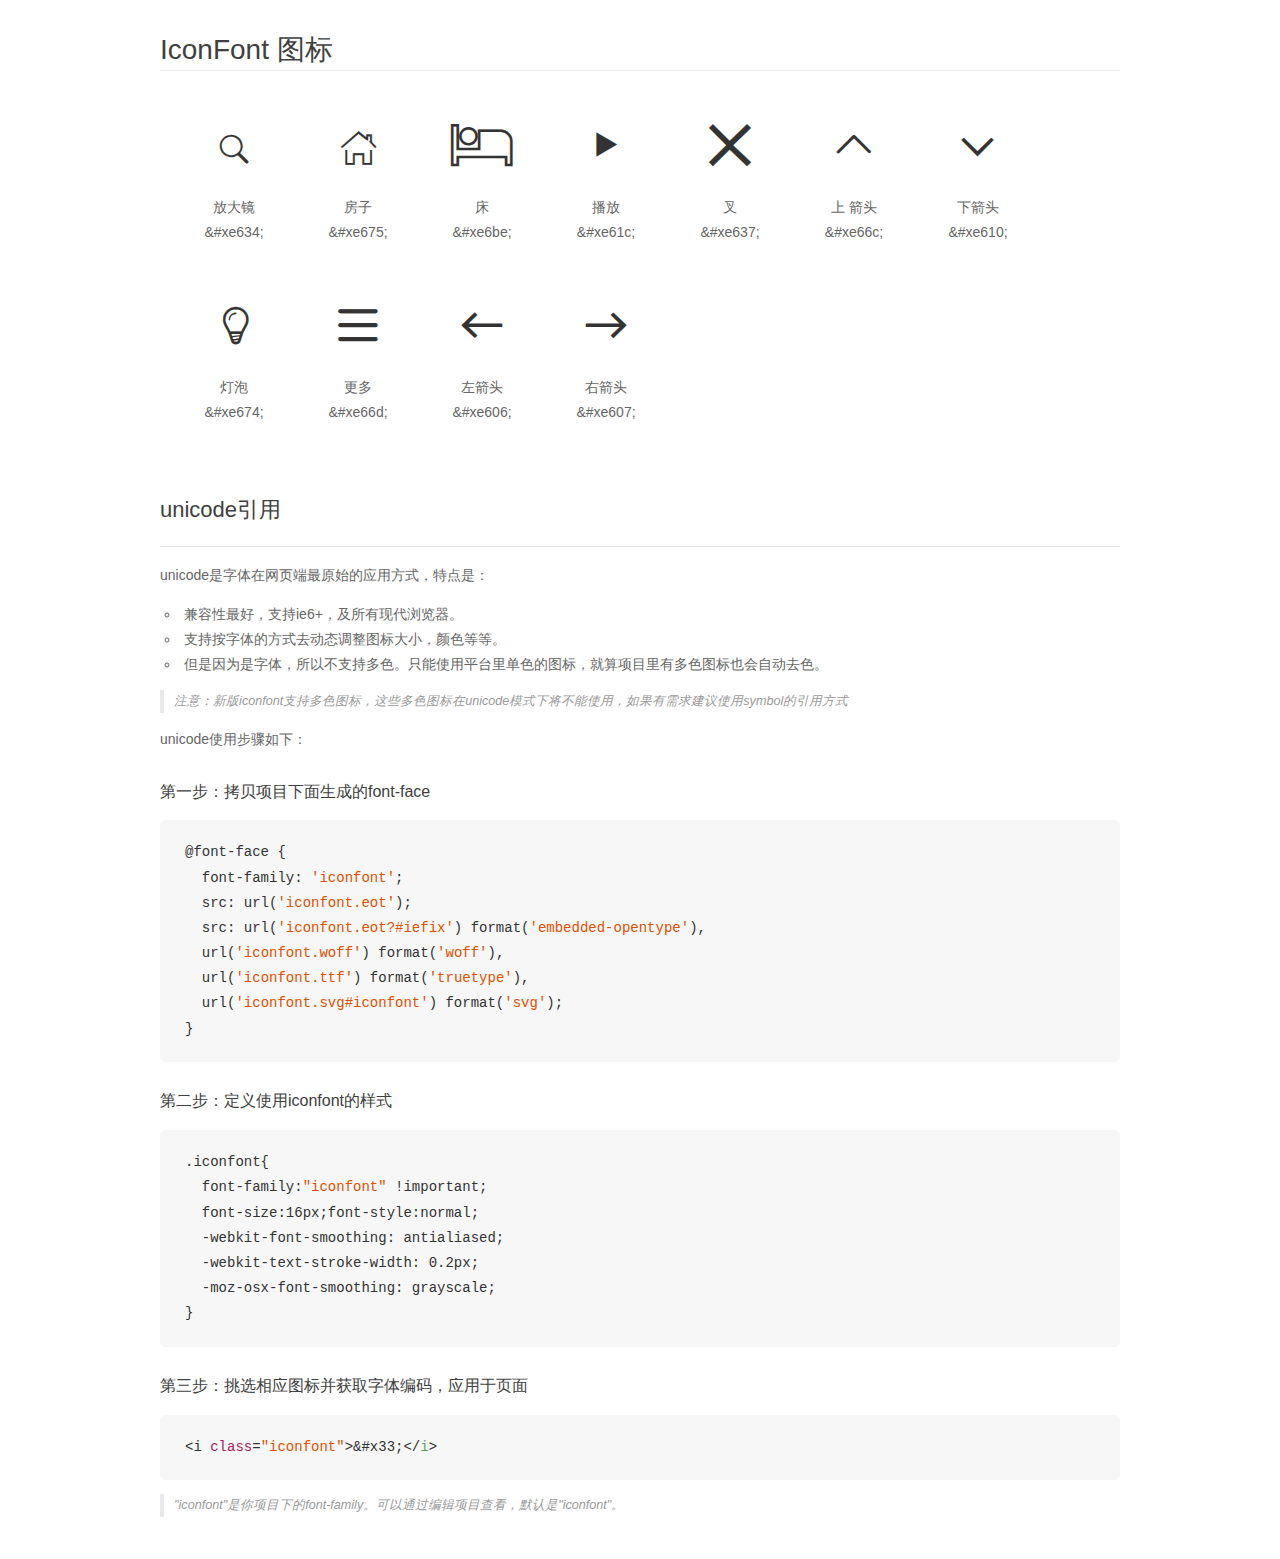
<file: iconfont/demo_unicode.html>
<!DOCTYPE html>
<html>
<head>
    <meta charset="utf-8"/>
    <title>IconFont</title>
    <link rel="stylesheet" href="demo.css">

    <style type="text/css">

        @font-face {font-family: "iconfont";
          src: url('iconfont.eot'); /* IE9*/
          src: url('iconfont.eot#iefix') format('embedded-opentype'), /* IE6-IE8 */
          url('iconfont.woff') format('woff'), /* chrome, firefox */
          url('iconfont.ttf') format('truetype'), /* chrome, firefox, opera, Safari, Android, iOS 4.2+*/
          url('iconfont.svg#iconfont') format('svg'); /* iOS 4.1- */
        }

        .iconfont {
          font-family:"iconfont" !important;
          font-size:16px;
          font-style:normal;
          -webkit-font-smoothing: antialiased;
          -webkit-text-stroke-width: 0.2px;
          -moz-osx-font-smoothing: grayscale;
        }

    </style>
</head>
<body>
    <div class="main markdown">
        <h1>IconFont 图标</h1>
        <ul class="icon_lists clear">
            
                <li>
                <i class="icon iconfont">&#xe634;</i>
                    <div class="name">放大镜</div>
                    <div class="code">&amp;#xe634;</div>
                </li>
            
                <li>
                <i class="icon iconfont">&#xe675;</i>
                    <div class="name">房子</div>
                    <div class="code">&amp;#xe675;</div>
                </li>
            
                <li>
                <i class="icon iconfont">&#xe6be;</i>
                    <div class="name">床</div>
                    <div class="code">&amp;#xe6be;</div>
                </li>
            
                <li>
                <i class="icon iconfont">&#xe61c;</i>
                    <div class="name">播放</div>
                    <div class="code">&amp;#xe61c;</div>
                </li>
            
                <li>
                <i class="icon iconfont">&#xe637;</i>
                    <div class="name">叉</div>
                    <div class="code">&amp;#xe637;</div>
                </li>
            
                <li>
                <i class="icon iconfont">&#xe66c;</i>
                    <div class="name">上 箭头</div>
                    <div class="code">&amp;#xe66c;</div>
                </li>
            
                <li>
                <i class="icon iconfont">&#xe610;</i>
                    <div class="name">下箭头</div>
                    <div class="code">&amp;#xe610;</div>
                </li>
            
                <li>
                <i class="icon iconfont">&#xe674;</i>
                    <div class="name">灯泡</div>
                    <div class="code">&amp;#xe674;</div>
                </li>
            
                <li>
                <i class="icon iconfont">&#xe66d;</i>
                    <div class="name">更多</div>
                    <div class="code">&amp;#xe66d;</div>
                </li>
            
                <li>
                <i class="icon iconfont">&#xe606;</i>
                    <div class="name">左箭头</div>
                    <div class="code">&amp;#xe606;</div>
                </li>
            
                <li>
                <i class="icon iconfont">&#xe607;</i>
                    <div class="name">右箭头</div>
                    <div class="code">&amp;#xe607;</div>
                </li>
            
        </ul>
        <h2 id="unicode-">unicode引用</h2>
        <hr>

        <p>unicode是字体在网页端最原始的应用方式，特点是：</p>
        <ul>
        <li>兼容性最好，支持ie6+，及所有现代浏览器。</li>
        <li>支持按字体的方式去动态调整图标大小，颜色等等。</li>
        <li>但是因为是字体，所以不支持多色。只能使用平台里单色的图标，就算项目里有多色图标也会自动去色。</li>
        </ul>
        <blockquote>
        <p>注意：新版iconfont支持多色图标，这些多色图标在unicode模式下将不能使用，如果有需求建议使用symbol的引用方式</p>
        </blockquote>
        <p>unicode使用步骤如下：</p>
        <h3 id="-font-face">第一步：拷贝项目下面生成的font-face</h3>
        <pre><code class="lang-js hljs javascript">@font-face {
  font-family: <span class="hljs-string">'iconfont'</span>;
  src: url(<span class="hljs-string">'iconfont.eot'</span>);
  src: url(<span class="hljs-string">'iconfont.eot?#iefix'</span>) format(<span class="hljs-string">'embedded-opentype'</span>),
  url(<span class="hljs-string">'iconfont.woff'</span>) format(<span class="hljs-string">'woff'</span>),
  url(<span class="hljs-string">'iconfont.ttf'</span>) format(<span class="hljs-string">'truetype'</span>),
  url(<span class="hljs-string">'iconfont.svg#iconfont'</span>) format(<span class="hljs-string">'svg'</span>);
}
</code></pre>
        <h3 id="-iconfont-">第二步：定义使用iconfont的样式</h3>
        <pre><code class="lang-js hljs javascript">.iconfont{
  font-family:<span class="hljs-string">"iconfont"</span> !important;
  font-size:<span class="hljs-number">16</span>px;font-style:normal;
  -webkit-font-smoothing: antialiased;
  -webkit-text-stroke-width: <span class="hljs-number">0.2</span>px;
  -moz-osx-font-smoothing: grayscale;
}
</code></pre>
        <h3 id="-">第三步：挑选相应图标并获取字体编码，应用于页面</h3>
        <pre><code class="lang-js hljs javascript">&lt;i <span class="hljs-class"><span class="hljs-keyword">class</span></span>=<span class="hljs-string">"iconfont"</span>&gt;&amp;#x33;<span class="xml"><span class="hljs-tag">&lt;/<span class="hljs-name">i</span>&gt;</span></span></code></pre>

        <blockquote>
        <p>"iconfont"是你项目下的font-family。可以通过编辑项目查看，默认是"iconfont"。</p>
        </blockquote>
    </div>


</body>
</html>
</file>
<file: css/index.css>
@import url('base.css');
/* nav */

.econav{
	overflow: hidden;

}
.econav .navTop{
	height: 60px;
	background: rgba(255,255,255,0.8);
	text-align: center;
	line-height: 60px;
	color: #000;
	font-weight: 700;
	letter-spacing: 3px;
	/*position: fixed;*/
	/*top:0;*/
	/*left:0;*/
}
#navTop{
	height: 60px;
}
.navTop-small{
	width: 100%;
	float: left;
	height: 60px;
	background: rgba(255,255,255,0.8);
	line-height: 60px;
	color: #000;
	font-weight: 800;
	font-size: 20px;
	letter-spacing: 3.5px;
	display: none;
	text-align: left;
}
.navTop-more{
	padding: 5px;
	float: right;
	line-height: 45px;
	margin-top: 10px;
	cursor: pointer;
}
.navTop-more i{
	font-size: 24px;
	text-align: center;
}
/* 左 */
.econav .nav-l{
	height: auto;
	background: #fff;
	position: fixed;
	top: 0;
	bottom: 0;
	display: flex;
	justify-content: center;
	align-items: center;
	z-index: 99;
	width:600px;
	left:-540px;
	/* display: block; */
	transition: all 0.5s;
}
.nav-l>.nav-menu{
	width: 40px;
	cursor: pointer;
	position: absolute;
	right: 10px;
	/*position: relative;*/
	transform: rotate(-90deg);
}
.nav-l>.nav-menu>span{
	 font-weight: 700;
	 font-size: 16px;

	float: right;
}
.nav-l>.nav-menu>i{
	position: absolute;
	top: 1px;
	left:43px;
}
.nav-left{
	width: 540px;
	height: 100%;
	background: #fff;
	margin-right: 62px;
	/*overflow: hidden;*/
	position: absolute;
	left: 0;
	top:0;
	/* display: none; */
}
.nav-closer{
	width: 28px;
	height: 28px;
	position: absolute;
	top:15px;
	right:-48px;
	cursor: pointer;
	opacity: 0;
}
.nav-closer i{
	font-size: 22px;
}
.nav-wap{
	padding:25px 20px 10px 35px;
}
.nav-register{
	font-size: 14px;
	overflow: hidden;
	display: inline-block;
}
.nav-register>a,.nav-login>a{
	padding: 4px 15px;
	display: inline-block;
	border:1px solid #000;
	line-height: 20px;
	white-space: nowrap;
	margin-right: 15px;
	font-weight: 300;
	color:#323232;
	transition: all 0.4s;
}
.nav-login{
	font-size: 14px;
	float: left;
	overflow: hidden;
}
.nav-login:hover a,.nav-register:hover a{
	color:#f39c12;
	border: 1px solid #f39c12;
}
.nav-search{
	margin:20px 60px 20px 30px;
	position: relative;
}
.nav-search >input{
	width: 100%;
	height:36px;
	border-radius: 200px;
	outline: none;
	border: 1px solid #e4eaec;

}
.nav-search >input:focus{
	border: 1px solid #f39c12;
}
.nav-search >button{
	border: none;
	outline: none;
	background: none;
	position: absolute;
	top:50%;
	right:5px;
	margin-top: -13px;
	cursor: pointer;

}
.nav-search >button i{
	font-size: 20px;
	color: #000;
	font-weight: 600;
}
.nav-list li a{
	color:#323232;

	padding:8px 35px;
	border-bottom: 1px solid rgba(255,255,255,0.1);
	display: block;
	line-height: 24px;
	font-weight: 400;
	font-size:15px;
	transition: all 0.5s;
}
.nav-list li:hover a{
	color:#f39c12;
}
/* 右 */
.econav .nav-r{
	width: 60px;
	position: fixed;
	top: 0;
	bottom: 0;
	right: 0;
	height: auto;
	background: #fff;
	z-index: 99;
}
.nav-r .nav-r-r{
	height: 100%;
	width: 100%;
}
.nav-r .nav-btn{
	vertical-align: middle;
	text-align: center;
	position: absolute;
	top: 35%;
	width: 100%;
	
}
.nav-r .nav-btn li{
	line-height: 20px;
}
.nav-r .nav-btn li span{
	color: #c7cdd2;
	font-size: 18px;
	cursor: pointer;
	-webkit-transition: all 0.5s;
}
.nav-r .nav-btn li span i{
	color:#000;
}
.nav-r .nav-btn li span i:hover{
	color:#f39c12;
}
.nav-r .nav-btn li span:hover{
	color: #000;
}
/* banner */
.banner-main{
	height: 650px;
	margin-left: 60px;
	margin-right: 60px;
	overflow: hidden;
}
.banner-main .banner{
	height: 100%;
	position: relative;
	overflow: hidden;
}
.banner .banner-img{
	width: 100%;
	height: 100%;
	/* overflow: hidden; */
}
.banner .banner-img li{
	position: absolute;
	top:0;
	left:0;
	/*float: left;*/
	/* transition: all ease 0.1s; */
}
/*.banner .banner-img li:first-child{*/
	/*left: 0;*/
/*}*/
#banner-main{
	height: auto;
	position: relative;
}
/*.banner .banner-img li:first-of-type{*/
	/*opacity: 1;*/
	/*left:0;*/
/*}*/
.banner .banner-img li img{
	display: block;
	width: 100%;
	/*height: 100%;*/
	cursor: pointer;

}
.banner .bm-left{
	width: 70px;
	height: 60px;
	background: #000;
	position: absolute;
	top: 50%;
	left: 0;
	z-index: 20;
	margin-left: 5px;
	line-height: 60px;
	cursor: pointer;
}
/*.banner .bm-left::before{*/
	/*content: '/e066';*/
	/*margin-right: -50px;*/
/*}*/
.banner .bm-left>i{
	 color:#fff;
	 font-size: 46px;
	 font-weight: 100;
	 margin-left: 35px;
	transition: all 0.3s;
 }

.banner .bm-right{
	width: 70px;
	height: 60px;
	background: #000;
	position: absolute;
	top: 50%;
	right: 0;
	z-index: 20;
	margin-right: 5px;
	line-height: 60px;
	cursor: pointer;
}
.banner .bm-right>i{
	color:#fff;
	font-size: 46px;
	font-weight: 100;
	margin-left: -11px;
	transition: all 0.3s;
}
/* 产品展示开始 */
.index-case{
	padding: 40px 0 30px 0;
	
}
.index-case h3{
	font-size: 32px;
	text-align: center;
	font-weight: 300;
	margin-bottom: 43px;
	position: relative;
	transform: translateY(-50px);
	transition: all linear 1s;
}
.index-case h3 a{
	display: block;
	color: #323232;
}
.index-case .desc{
	font-size: 14px;
	text-align: center;
	margin-bottom: 40px;
	letter-spacing: 2px;
	font-weight: 300;
}
 h3 a::before{
	content: '';
	height: 1px;
	width: 80px;
	margin: 0 auto;
	background: #ccc;
	position: absolute;
	left: 0;
	right:0;
	bottom:-22px;
}
.index-case h3 a::after{
	content: '';
	height: 1px;
	width: 50px;
	margin: 0 auto;
	background: #ccc;
	position: absolute;
	left: 0;
	right:0;
	bottom:-25px;
}
.case-Img{
	/*margin-right: -5px;*/
	/*margin-left: -5px;*/
	vertical-align: middle;
	height: auto;
	overflow: hidden;
}
.case-Img li{
	max-height: 400px;
	float: left;
	/*position: relative;*/
	transform: translateY(130px);
	transition: all linear 1s;

}
.case-Img li .cI{
	height: auto;
	position: relative;
	font-size: 0;
}
.case-Img li .cI>img{
	width: 100%;
	height: 100%;
	transition: all ease 0.3s;
}
.case-Img li .cI>img.fangda{
	transform: rotate(20deg);
}
.mask:hover.mask .mask-text{
	opacity: 1;
	transform: translateY(0);
}
/*.index-case li:hover .mask{*/
	/*opacity: 1;*/
	/*filter:alpha(opacity=100);*/
/*}*/
/*.mask:hover .case-Img li .cI>img{*/
	/*transform: scale(1.5,1.5);*/
/*}*/
.mask{
	width: 100%;
	height: 100%;
	background: rgba(127, 126, 123, 0.3);
	position: absolute;
	top: 0;
	left: 0;
	opacity: 0;
	padding:20px 25px;
	box-sizing: border-box;
}
.mask .mask-text{
	transform: translateY(-20px);
	font-size: 24px;
	opacity: 0;
	transition: all ease 0.3s;
	color:#323232;
	font-weight: 400;
}
/*/////*/
/*.main_img .show .imgArea a:hover{*/
	/*background: rgba(255,255,255, 0.7);*/
	/*color:rgba(0,0,0, 0.6);*/
/*}*/

/*视频开始*/
.index-video{
	padding: 40px 0 30px 0;
/* 	transform: translateY(160px);
	transition: all linear 1s; */
	overflow: hidden;
}
.index-video li{
	/* height:340px; */
	margin-bottom: 22px;
}
.index-video .video-right{
	padding: 10px 40px;
}
.index-video .video-right h3{
	font-size: 32px;
	text-align: center;
	font-weight: 300;
	margin-bottom: 43px;
	position: relative;
	transform: translateY(-50px);
	transition: all linear 1s;
}
.index-video .video-right h3 a{
	display: block;
	color: #323232;
}
.index-video .video-right h3 a::before{
	display: block;
	content: '';
	height: 1px;
	width: 80px;
	margin: 0 auto;
	background: #ccc;
	position: absolute;
	left: 0;
	right:0;
	bottom:-22px;
}
.index-video .video-right h3 a::after{
	content: '';
	height: 1px;
	width: 50px;
	margin: 0 auto;
	background: #ccc;
	position: absolute;
	left: 0;
	right:0;
	bottom:-25px;
}
.index-video .video-right .v-r-des{
	line-height: 28px;
	font-weight: 300;
	color:#656565;
	font-size: 14px;
	/* height: 250px; */
	padding-bottom: 20px;
	overflow: hidden;
	box-sizing: border-box;
}
.index-video .video-right .v-r-des p{
	text-indent: 2rem;
}
.index-video .video-left{
	/*width: 555px;*/
	height:340px;
	background: url("../img/video_bg.jpg") no-repeat;
	background-size: cover;
}
.index-video .video-left .v-l-des{
	text-align: center;
	padding-top: 150px;
	padding-bottom: 150px;

}
.index-video .video-left .v-l-des a{
	display: inline-block;
	background: #fff;
	font-size: 13px;
	padding: 9px 13px;
	letter-spacing: 2px;
	color:#323232;
	transition: all 0.3s;
}
.index-video .video-left .v-l-des a:hover{
	background: #f39c12;
	color:#fff;
}
.v-l-des i{
	font-size: 18px;

}
/*关于我们开始*/
.index-about{
	background: #f5f5f5;
	margin: 10px 0;
	transform: translateY(130px);
	transition: all linear 1s;
}
.index-about li{
	min-height: 1px;
	/* float: right; */
}
.index-about .container-fluid .row>ul>li:first-of-type{
	float: right;
}
.index-about .container-fluid .row>ul>li:last-of-type{
	float: left;
}
.index-about .about-right{
	width:681px;
	height: 500px;
	background: url("../img/about.png") no-repeat center;
	background-size: cover;
}
.index-about .about-left{
	padding:80px 60px 0 53px;
}
.index-about ul:first-of-type{
	overflow: hidden;
}
.about-left li{
	margin-bottom: 20px;
	min-height: 98px;
	transition: all linear 1s;
}
.about-left li:first-of-type{
	transform: translateY(60px);
}
.about-left li:nth-of-type(2){
	transform: translateY(100px);
}
.about-left li:nth-of-type(3){
	transform: translateY(120px);
}
.about-left li .about-icon{
	width:78px;
	height: 78px;
	background: #fff;
	float: left;
	margin-right: 30px;
	border: 1px solid #f39c12;
	border-radius: 50%;
	text-align: center;
	line-height: 78px;
	
}

.about-left li .about-icon i{
	font-size: 38px;
	color:#f39c12;
}
.about-left li:nth-of-type(2) .about-icon i{
	font-size: 32px;
	color:#f39c12;
}
.about-left li .about-content{
	overflow: hidden;
}
.about-left li .about-content>h4{
	margin-bottom: 10px;
	letter-spacing: 1.5px;
	font-size: 18px;
	line-height: 28px;
	font-weight: 400;
	color:#323232;
	transition: all ease 0.3s;
}
.about-left li .about-content>h4:hover{
	color: #f39c12;
}
.about-left li .about-content>p{
	line-height: 18px;
	font-weight: 300;
	font-size: 14px;
	color: #656565;
	margin:0 0 11px;
}
/*  */
.index-econum{
    padding: 40px 0;
	text-align: center;
	background: url("../img/111.jpg") no-repeat center;
	background-size: cover;
	position: relative;
	background-attachment:fixed;
	letter-spacing: .1rem;
}
/*.index-econum:before{*/
	/*display: block;*/
	/*content: '';*/
	/*position: absolute;*/
	/*top:0;*/
	/*left:0;*/
	/*bottom:0;*/
	/*right:0;*/
	/*background: rgba(255,255,255,0.7);*/

	/*z-index: 1;*/
	/*box-sizing: border-box;*/
/*}*/
.index-econum ul{
	overflow: hidden;
	z-index: 98;
}
.econum-box{
	padding: 35px 20px;
	z-index: 98;

}
.econum-box>.econum-number{
	font-size:46px;
	width: 100%;
	display: inline-block;
	line-height: 56px;
	color: #323232;
	margin-bottom: 15px;
	font-weight: 500;
	z-index: 98;
}
.econum-zhe{
	height: 20px;
	width: 50px;
	margin: auto;
	margin-bottom: 6px;
	background: url("../img/econum-zhe.svg");
	z-index: 98;
}
.econum-text{
	font-size: 20px;
	color:#656565;
	z-index: 98;
}

/*联系我们*/

.index-bottomcontact{
	padding:40px 0 30px 0;
	
}
.index-bottomcontact h3{
	font-size: 32px;
	text-align: center;
	font-weight: 300;
	margin-bottom: 43px;
	position: relative;
	transform: translateY(-50px);
	transition: all linear 1s;
}
.index-bottomcontact h3 a{
	display: block;
	color: #323232;
}
.index-bottomcontact h3 a::before{
	display: block;
	content: '';
	height: 1px;
	width: 80px;
	margin: 0 auto;
	background: #ccc;
	position: absolute;
	left: 0;
	right:0;
	bottom:-22px;
}
.index-bottomcontact h3 a::after{
	content: '';
	height: 1px;
	width: 50px;
	margin: 0 auto;
	background: #ccc;
	position: absolute;
	left: 0;
	right:0;
	bottom:-25px;
}
.index-bottomcontact p{
	font-size: 14px;
	text-align: center;
	margin-bottom: 40px;
	letter-spacing: 2px;
	font-weight: 300;
	color: #686868;
}
.index-bottomcontact ul{
	overflow: hidden;
	transform: translateY(130px);
	transition: all linear 1s;
}
.index-bottomcontact ul li{
	margin-bottom: 22px;
}
.counter-item{
	text-align: center;
	padding:10px 5px;
}
.counter-item .number{
	display: block;
	font-size: 16px;
	font-weight: 700;
	color:#323232;
	line-height: 32px;
	margin-bottom: 15px;
}
.counter-item .number::after{
	display: block;
	content: '';
	margin: 10px 0 5px;
	width: 30px;
	height: 1px;
	background: #b4b4b4;
	margin-left: auto;
	margin-right: auto;
}
.counter-item .number-text{
	font-size: 14px;
	color:#656565;
	line-height: 28px;
}
/*底部*/
.footer{
	padding: 40px 0 60px 0;
	background: #fafafa;
	color:#323232
}
.footer-logo{
	text-align: center;
	margin:10px 0 30px;
}
.footer-logo a{
	display: block;
	letter-spacing: 0.1rem;
	font-weight: 700;
	font-size: 16px;
}
.footer-nav ul{
	margin-bottom:10px;
	padding:8px 10px;
	text-align: center;
	overflow: hidden;
	display: flex;
	justify-content: center;

}
.footer-nav ul li{
	float: left;
}
.footer-nav ul li:nth-of-type(2)::before{
	display: block;
	content: '/\00a0';
	color:#aaa;
	padding:0 5px;
	float: left;

}
.footer-nav ul li:nth-of-type(3)::before{
	display: block;
	content: '/\00a0';
	color:#aaa;
	padding:0 5px;
	float: left;
}
.footer-nav ul li:nth-of-type(4)::before{
	display: block;
	content: '/\00a0';
	color:#aaa;
	padding:0 5px;
	float: left;
}
.container{
	text-align: center;
}
.banner .bm-left:hover i{
	margin-left: 14px;
}
.banner .bm-right:hover i{
	margin-left: 12px;
}
/* 响应式 */
/* 手机端 <768 没有固定宽度col-xs- */
@media screen and (max-width: 768px){
	.econav .nav-l{
		left:-600px;
	}
	.econav .nav-r{
		display: none;
	}
	.econav .navTop{
		display: none;
	}
	.econav .navTop-small{
		display: block;
	}
	.container-fluid{
		padding-left: 15px;
		padding-right: 15px;
		box-sizing: border-box;
	}
	.index-video .video-right{
		padding: 0;
	}
	.banner .bm-left{
		width: 35px;
		height: 30px;
		line-height: 30px;
	}
	.banner .bm-right{
		width: 35px;
		height: 30px;
		line-height: 30px;
	}
	.banner .bm-left>i{
		color:#fff;
		font-size: 20px;
		font-weight: 200;
		margin-left: 20px;
		transition: all 0.3s;
	}
	.banner .bm-right>i{
		color:#fff;
		font-size: 20px;
		font-weight: 200;
		margin-left: -8px;
		transition: all 0.3s;
	}
	.banner .bm-left:hover i{
		margin-left: 9px;
	}
	.banner .bm-right:hover i{
		margin-left: 6px;
	}
	.banner-main{
		margin-left: 0;
		margin-right: 0;
	}
	.banner-main{
		height: 250px;
	}
	.econav .nav-l{
	/* min-width:460px; */
	max-width: 360px;
	}
	.nav-left{
	/* min-width:400px; */
	max-width: 300px;
	/* display: block; */

	transition: all 0.5s;
	}
	#navTop{
		/*display: none;*/
	}
	.index-case h3, .index-video .video-right h3, .index-bottomcontact h3{
		font-size: 20px;
	}
}
/* 平板端 768~992 固定宽度是750px  col-sm- */
@media screen and (max-width: 992px) and (min-width: 768px){
	.econav .nav-l{
		left:-540px;
	}
	.index-case .container{           /*  不固定宽度 */
		padding-left:60px !important;
		padding-right: 60px !important;

	}
	.banner .bm-left{
		width: 35px;
		height: 30px;
		line-height: 30px;
	}
	.banner .bm-right{
		width: 35px;
		height: 30px;
		line-height: 30px;
	}
	.banner .bm-left>i{
		font-size: 24px;
		font-weight: 500;
		margin-left: 17px;
	}
	.banner .bm-right>i{
		font-size: 24px;
		font-weight: 500;
		margin-left: -4px;
	}
	.banner .bm-left:hover i{
		margin-left: 6px;
	}
	.banner .bm-right:hover i{
		margin-left: 5px;
	}
	.banner-main{
		height: 350px;
	}
}

/* pc小屏 992~1200 固定宽度 970px col-md- */
@media screen and (min-width: 992px) and (max-width: 1200px){
	.econav .nav-l{
		left:-540px;
	}
	.banner-main{
		height: 450px;
	}
}
/* pc大屏 >1200 固定宽度1170px col-lg- */
@media screen and (min-width: 1200px){
	.econav .nav-l{
		left:-540px;
	}
}
</file>
<file: css/response.css>
/* @import url('base.css'); */
.container{                  /* 固定宽度 */
	height: auto;
	overflow: hidden;
	margin-left: auto;
	margin-right: auto;
	padding-left: 15px;
	padding-right: 15px;
	box-sizing: border-box;
}
.container-fluid{           /*  不固定宽度 */
   	height: auto;
   	overflow: hidden;
	margin-left: auto;
	margin-right: auto;
	box-sizing: border-box;

}
.row{
    /*height: auto;*/
    /*overflow: hidden;*/
    /*margin-left: -15px;*/
	/*margin-right: -15px;*/
	/*box-sizing: border-box;*/
    margin-left: -5px;
    margin-right: -5px;
}
/* 清除浮动的bug */
.row::before, .row::after{
	content: "";
	display: block;
	width: 0;
	height: 0;
	line-height: 0;
	clear: both;
}
.index-case [class*="col-"]{
    float: left;
    padding-left: 5px;
    padding-right: 5px;
    margin-bottom: 10px;
    box-sizing: border-box;
}
[class*="col-"]{
	float: left;
	padding-left: 15px;
	padding-right: 15px;
    margin-bottom: 10px;
	box-sizing: border-box;
}

/* 手机端 <768 没有固定宽度col-xs- */
@media screen and (max-width: 768px){
	/* 每个屏幕有12列，当屏幕有一列的时候，每一个子元素占比100% /（12/1） */
	/* 每个屏幕有12列，当屏幕有二列的时候，占比100% /（12/2）*/
   .col-xs-1{
   	width: 8.333333%;
   }
   .col-xs-2{
   	width: 16.666666%;
   }.col-xs-3{
   	width: 25%;
   }.col-xs-4{
   	width: 33.333333%;
   }.col-xs-5{
   	width: 41.666666%;
   }.col-xs-6{
   	width: 50%;
   }.col-xs-7{
   	width: 58.333333%;
   }.col-xs-8{
   	width: 66.666666%;
   }.col-xs-9{
   	width: 75%;
   }.col-xs-10{
   	width: 83.333333%;
   }.col-xs-11{
   	width: 91.666666%;
   }.col-xs-12{
   	width: 100%;
   }
   .hidden-xs{
    display: none;
   }
}
/* 平板端 768~992 固定宽度是750px  col-sm- */
@media screen and (max-width: 992px) and (min-width: 768px){
    /*.container{*/
    	/*width:750px;*/
    /*}*/
    .col-sm-1{
   	width: 8.333333%;
   }
   .col-sm-2{
   	width: 16.666666%;
   }.col-sm-3{
   	width: 25%;
   }.col-sm-4{
   	width: 33.333333%;
   }.col-sm-5{
   	width: 41.666666%;
   }.col-sm-6{
   	width: 50%;
   }.col-sm-7{
   	width: 58.333333%;
   }.col-sm-8{
   	width: 66.666666%;
   }.col-sm-9{
   	width: 75%;
   }.col-sm-10{
   	width: 83.333333%;
   }.col-sm-11{
   	width: 91.666666%;
   }.col-sm-12{
   	width: 100%;
   }
   .hidden-sm{
    display: none;
   }
}
/* pc小屏 992~1200 固定宽度 970px col-md- */
@media screen and (min-width: 992px) and (max-width: 1200px){
    /*.container{*/
    	/*width:970px;*/
    /*}*/
    .index-case .container-fluid{           /*  不固定宽度 */
        padding-left:60px !important;
        padding-right: 60px !important;

    }
    .index-about .container-fluid{
        padding-left:60px !important;
        padding-right: 60px !important;
    }
    .col-md-1{
   	width: 8.333333%;
   }
   .col-md-2{
   	width: 16.666666%;
   }.col-md-3{
   	width: 25%;
   }.col-md-4{
   	width: 33.333333%;
   }.col-md-5{
   	width: 41.666666%;
   }.col-md-6{
   	width: 50%;
   }.col-md-7{
   	width: 58.333333%;
   }.col-md-8{
   	width: 66.666666%;
   }.col-md-9{
   	width: 75%;
   }.col-md-10{
   	width: 83.333333%;
   }.col-md-11{
   	width: 91.666666%;
   }.col-md-12{
   	width: 100%;
   }
   .hidden-md{
    display: none;
   }
}
/* pc大屏 >1200 固定宽度1170px col-lg- */
@media screen and (min-width: 1200px){
    .container{
        width:1170px;
    }
    .index-case .container-fluid{           /*  不固定宽度 */
        padding-left:60px !important;
        padding-right: 60px !important;

    }
    .index-about .container-fluid{
        padding-left:60px !important;
        padding-right: 60px !important;
    }
    .col-lg-1{
   	width: 8.333333%;
   }
   .col-lg-2{
   	width: 16.666666%;
   }.col-lg-3{
   	width: 25%;
   }.col-lg-4{
   	width: 33.333333%;
   }.col-lg-5{
   	width: 41.666666%;
   }.col-lg-6{
   	width: 50%;
   }.col-lg-7{
   	width: 58.333333%;
   }.col-lg-8{
   	width: 66.666666%;
   }.col-lg-9{
   	width: 75%;
   }.col-lg-10{
   	width: 83.333333%;
   }.col-lg-11{
   	width: 91.666666%;
   }.col-lg-12{
   	width: 100%;
   }
   .hidden-lg{               /* 隐藏 */
    display: none;
   }
}
</file>
<file: iconfont/iconfont.css>
@font-face {font-family: "iconfont";
  src: url('iconfont.eot?t=1507444856469'); /* IE9*/
  src: url('iconfont.eot?t=1507444856469#iefix') format('embedded-opentype'), /* IE6-IE8 */
  url('[data-uri]') format('woff'),
  url('iconfont.ttf?t=1507444856469') format('truetype'), /* chrome, firefox, opera, Safari, Android, iOS 4.2+*/
  url('iconfont.svg?t=1507444856469#iconfont') format('svg'); /* iOS 4.1- */
}

.iconfont {
  font-family:"iconfont" !important;
  font-size:16px;
  font-style:normal;
  -webkit-font-smoothing: antialiased;
  -moz-osx-font-smoothing: grayscale;
}

.icon-fangdajing:before { content: "\e634"; }

.icon-fangzi:before { content: "\e675"; }

.icon-chuang:before { content: "\e6be"; }

.icon-bofang:before { content: "\e61c"; }

.icon-cha:before { content: "\e637"; }

.icon-shangjiantou:before { content: "\e66c"; }

.icon-arrow-down:before { content: "\e610"; }

.icon-xinxinicon:before { content: "\e674"; }

.icon-gengduo:before { content: "\e66d"; }

.icon-zuojiantou:before { content: "\e606"; }

.icon-youjiantou:before { content: "\e607"; }
</file>
<file: css/about.css>
@import url('base.css');
.about-img img{
    width:100%;
    min-height: 100px;
    position: relative;
}
.about{
    position: absolute;
    left: 0;
    right:0;
    top:222px;
    margin:auto;
}
h2{
    font-size: 30px;
    line-height: 50px;
    font-weight: 300;
    position: relative;
    margin-bottom: 25px;
}
h2 a::before{
    content: '';
    height: 1px;
    width: 50px;
    margin: 0 auto;
    background: #ccc;
    position: absolute;
    left: 0;
    right:0;
    bottom:-4px;
}
h2 a::after{
    content: '';
    height: 1px;
    width: 40px;
    margin: 0 auto;
    background: #ccc;
    position: absolute;
    left: 0;
    right:0;
    bottom:-8px;
}
.desc{
    color:#686868;
}
/*   */
.about-nav ul{
    margin:10px 0 10px 0;
    padding:30px 0 0;
    text-align: center;
    display: flex;
    justify-content: center;
}
.about-nav ul li{
    margin-right: 25px;
    font-size: 14px;
    letter-spacing: 2px;
}
.about-nav ul li a{
    color: #90939b;
}

.about-nav ul li:first-of-type a{
     padding: 8px 15px;
     background: #f39c12;
     color:#fff;
 }
.about-nav ul li:last-of-type a{
    padding: 8px 15px;
    transition: all 0.3s;
}
.about-nav ul li:last-of-type:hover a{
    padding: 8px 15px;
    background: #f39c12;
    color:#fff;
}
/*about show*/
.about-show{
    padding:30px;
    /*width: 100%;*/
    /*min-width: 100%;*/


}
.about-show img{
    min-width: 100%;
    height: auto;
    margin-bottom: 16px;
    height: 200px;
    vertical-align: middle;
}
.about-show p{
    margin:0 0 11px;
    font-size: 16px;
    text-indent: 2rem;
    font-weight: 300;
    line-height: 1.8;
    color:#222;
    word-wrap: break-word;
    text-align: left;
}
/* 响应式 */
/* 手机端 <768 没有固定宽度col-xs- */
@media screen and (max-width: 768px){
    h2{
        font-size: 20px;
    }
    .about{
        top:20%;
    }
}
/* 平板端 768~992 固定宽度是750px  col-sm- */
@media screen and (max-width: 992px) and (min-width: 768px){

}
/* pc小屏 992~1200 固定宽度 970px col-md- */
@media screen and (min-width: 992px) and (max-width: 1200px){

}
/* pc大屏 >1200 固定宽度1170px col-lg- */
@media screen and (min-width: 1200px){

}
</file>
<file: css/zhuanti.css>
@import url('base.css');
.met-list ul li{
    padding-top:20px;
    padding-bottom: 20px;
}
.list-img{
    position: relative;
}
.list-img img{
    width:100%;
    height:100%;
}
.zhaunti-caption{
    background-color: rgba(255,255,255,0.7);
    color:#353434;
    width: 550px;
    height: 256px;
    position: absolute;
    left:30px;
    top:0;
    bottom:0;
    margin-top:auto;
    margin-bottom:auto;
    padding:50px 30px 50px;
    box-sizing: border-box;
    text-align: left;
}
.zhaunti-caption h4{
    font-size: 28px;
    line-height: 1.5;
    margin-bottom: 20px;
    font-weight: 400;
}
.zhaunti-caption h4 a{
    color:#181818;
    display: block;
    transition: all 0.4s;
}
.zhaunti-caption  a:hover{
    color:#f39c12;
}
.zhaunti-caption h4 a::before{
    content: '';
    position: absolute;
    width: 100px;
    height: 2px;
    background-color: #181818;
    margin: 20px 0;
    transform: translateX(-110%);
}
.zhaunti-caption p{
    color:#353434;
    height: 63px;
    overflow: hidden;
    margin:0 0 11px;
    font-size: 14px;
}
.zhaunti-caption span{
    border-bottom: 2px solid #181818;
}
.zhaunti-caption a{
    transition: all 0.4s;
}
</file>
<file: css/erji.css>
@import url('base.css');
.zhaunti-caption{
    background-color: rgba(255,255,255,0.7);
    color:#353434;
    margin-bottom:30px;
    padding:50px 30px 50px 100px;
    box-sizing: border-box;
    text-align: left;
    border-bottom: 1px solid rgba(24,24,24,.2);
}
.zhaunti-caption h4{
    font-size: 28px;
    line-height: 1.5;
    margin-bottom: 20px;
    font-weight: 400;
}
.zhaunti-caption h4 a{
    color:#181818;
    display: block;
    transition: all 0.4s;
}
.zhaunti-caption  a:hover{
    color:#f39c12;
}
.zhaunti-caption h4 a::before{
    content: '';
    position: absolute;
    width: 100px;
    height: 2px;
    background-color: #181818;
    margin: 20px 0;
    transform: translateX(-110%);
}
.zhaunti-caption p{
    color:#353434;
    overflow: hidden;
    margin:0 0 11px;
    font-size: 14px;
}
.list-img img{
    width: 100%;
}
.met-list ul li{
    margin-bottom: 30px;
    position: relative;

}

.met-list ul li img{

    width:100%;
    min-width: 100%;
    transition: all 0.3s;

}
.met-list ul li img:hover{
    transform: scale(1);
}
.met-list ul li .zhezhao{
    width:100%;
    height:100%;
    background: rgba(255,255,255,0.6);
    position: absolute;
    top:0;
    left:0;
    overflow: hidden;
    opacity: 0;
    transition: all 0.3s;
}
.met-list ul li:hover .zhezhao{
    opacity: 1;
}
.met-list ul li .zhe{
    display: inline-block;
    min-width: 100%;
    position: absolute;
    left:0;
    right: 0;
    top:33%;
    margin: auto;
    overflow: hidden;
}
.met-list ul li .zhe .zhe-top{
    padding: 8px 15px;
    background: #000;
    margin: 10px auto;
    font-size: 14px;
    color:#fff;
    display: block;
    line-height: 1.5;
    border: 0;
    outline: none;
}
.met-list ul li .zhe .zhe-bottom{
    padding: 8px 15px;
    background: #000;
    margin: 10px 5px;
    font-size: 14px;
    color:#fff;
    display: inline-block;
    line-height: 1.5;
    /*touch-action: manipulation;*/
    cursor: pointer;


}
</file>
<file: css/lianxi.css>
@import url('base.css');
/*   */
.lianxi-nav{
    margin-bottom: 40px;
}
.lianxi-nav ul{
    margin:10px 0 10px 0;
    padding:30px 0 0;
    text-align: center;
    display: flex;
    justify-content: center;
}
.lianxi-nav ul li{
    margin-right: 25px;
    font-size: 14px;
    letter-spacing: 2px;
}
.lianxi-nav ul li a{
    color: #90939b;
}

.lianxi-nav ul li:last-of-type a{
    padding: 8px 15px;
    background: #f39c12;
    color:#fff;
}
.lianxi-nav ul li:first-of-type a{
    padding: 8px 15px;
    transition: all 0.3s;
}
.lianxi-nav ul li:first-of-type:hover a{
    padding: 8px 15px;
    background: #f39c12;
    color:#fff;
}
/* 联系我开始 */
.touch-section{
    height: auto;
    overflow: hidden;
    padding: 90px 0;

}
/*.touch-section .container{*/
    /*padding-top: 20px;*/
    /*background: #f6f6f6;*/
/*}*/
.touch-title{
    text-align: center;
    margin-bottom: 30px;
}
.touch-title h2{
    font-size: 23px;
    margin-bottom: 15px;
    line-height: 27px;
}
.touch-title p{
    color: #8D8D8D;
    font-size: 17px;
}
.touch-left{
    background: #fafafa;
}
.touch-right{
    background: #efefef;
    min-height: 520px;
    padding-right: 50px;
}
.touch-left ul{
    background: #fff;
    padding: 20px;
    margin: 5px 0;
}
.touch-left ul li{
    margin-bottom: 13px;
    text-align: left;
}
.touch-left ul li:last-of-type{
    margin-bottom: 0;
}
.touch-left ul li i{
    display: block;
    font-size: 28px;
}
.touch-left ul li span{
    font-size: 14px;
    font-weight: 600;
}
.touch-left ul li p{
    font-size: 17px;
    color: #888;
    line-height: 27px;
}
#touch-form input{
    display: block;
    min-width: 100%;
    margin-bottom: 30px;
    height: 40px;
    padding: 7px 10px;
    border: 0;
    border-bottom: 1px solid #888;
}
#touch-form input:focus{
    border:none;
    border-bottom: 1px solid #000;
}
.massage{
    position: relative;
}
.massage textarea{
    resize: vertical;
    width: 100%;
    height: 100px;
    padding: 10px;
    background: #fff;
    border: none;
    margin-bottom: 30px;
    border-bottom: 1px solid #888;
}
.touch-btn{
    padding:4px 20px;
    background: #333;
    border: none;
    font-size: 14px;
    font-weight: 300;
    color: #fff;
    transition: all 0.5s;
    padding: 10px 20px;
    outline:none;
    float: left;
}
.touch-btn a{
    display: block;
    width: 100%;
    height: 100%;
    color: #fff;
}
.touch-btn i{
    font-size: 46px;
    line-height: 160px;
    transition: all 0.5s;
}
.touch-btn:hover{
    background: #f39c12;
}
h4{
    font-size: 26px;
    text-align: left;
    padding: 20px;
    margin-bottom: 30px;
    color:#323232;
    letter-spacing: 1px;
    line-height: 28px;
    font-weight: 400;
    position: relative;
}
h4::before{
    content: '';
    height: 1px;
    width: 65px;
    background: #ccc;
    position: absolute;
    left: 0;
    right:0;
    bottom:-4px;
    text-align: left;
    margin-left: 20px;
}
h4::after{
    content: '';
    height: 1px;
    width: 40px;
    background: #ccc;
    position: absolute;
    left: 0;
    right:0;
    bottom:-8px;
    text-align: left;
    margin-left: 20px;
}
/* 联系我结束 */
/* 响应式 */
/* 手机端 <768 没有固定宽度col-xs- */
@media screen and (max-width: 768px){

}
/* 平板端 768~992 固定宽度是750px  col-sm- */
@media screen and (max-width: 992px) and (min-width: 768px){
    .container{
        padding-left: 60px;
        padding-right: 60px;
    }
}
/* pc小屏 992~1200 固定宽度 970px col-md- */
@media screen and (min-width: 992px) and (max-width: 1200px){
    .container{
        padding-left: 60px;
        padding-right: 60px;
    }
}
/* pc大屏 >1200 固定宽度1170px col-lg- */
@media screen and (min-width: 1200px){

}
</file>
<file: iconfont/demo.css>
*{margin: 0;padding: 0;list-style: none;}
/*
KISSY CSS Reset
理念：1. reset 的目的不是清除浏览器的默认样式，这仅是部分工作。清除和重置是紧密不可分的。
2. reset 的目的不是让默认样式在所有浏览器下一致，而是减少默认样式有可能带来的问题。
3. reset 期望提供一套普适通用的基础样式。但没有银弹，推荐根据具体需求，裁剪和修改后再使用。
特色：1. 适应中文；2. 基于最新主流浏览器。
维护：玉伯<lifesinger@gmail.com>, 正淳<ragecarrier@gmail.com>
 */

/** 清除内外边距 **/
body, h1, h2, h3, h4, h5, h6, hr, p, blockquote, /* structural elements 结构元素 */
dl, dt, dd, ul, ol, li, /* list elements 列表元素 */
pre, /* text formatting elements 文本格式元素 */
form, fieldset, legend, button, input, textarea, /* form elements 表单元素 */
th, td /* table elements 表格元素 */ {
  margin: 0;
  padding: 0;
}

/** 设置默认字体 **/
body,
button, input, select, textarea /* for ie */ {
  font: 12px/1.5 tahoma, arial, \5b8b\4f53, sans-serif;
}
h1, h2, h3, h4, h5, h6 { font-size: 100%; }
address, cite, dfn, em, var { font-style: normal; } /* 将斜体扶正 */
code, kbd, pre, samp { font-family: courier new, courier, monospace; } /* 统一等宽字体 */
small { font-size: 12px; } /* 小于 12px 的中文很难阅读，让 small 正常化 */

/** 重置列表元素 **/
ul, ol { list-style: none; }

/** 重置文本格式元素 **/
a { text-decoration: none; }
a:hover { text-decoration: underline; }


/** 重置表单元素 **/
legend { color: #000; } /* for ie6 */
fieldset, img { border: 0; } /* img 搭车：让链接里的 img 无边框 */
button, input, select, textarea { font-size: 100%; } /* 使得表单元素在 ie 下能继承字体大小 */
/* 注：optgroup 无法扶正 */

/** 重置表格元素 **/
table { border-collapse: collapse; border-spacing: 0; }

/* 清除浮动 */
.ks-clear:after, .clear:after {
  content: '\20';
  display: block;
  height: 0;
  clear: both;
}
.ks-clear, .clear {
  *zoom: 1;
}

.main {
  padding: 30px 100px;
width: 960px;
margin: 0 auto;
}
.main h1{font-size:36px; color:#333; text-align:left;margin-bottom:30px; border-bottom: 1px solid #eee;}

.helps{margin-top:40px;}
.helps pre{
  padding:20px;
  margin:10px 0;
  border:solid 1px #e7e1cd;
  background-color: #fffdef;
  overflow: auto;
}

.icon_lists{
  width: 100% !important;

}

.icon_lists li{
  float:left;
  width: 100px;
  height:180px;
  text-align: center;
  list-style: none !important;
}
.icon_lists .icon{
  font-size: 42px;
  line-height: 100px;
  margin: 10px 0;
  color:#333;
  -webkit-transition: font-size 0.25s ease-out 0s;
  -moz-transition: font-size 0.25s ease-out 0s;
  transition: font-size 0.25s ease-out 0s;

}
.icon_lists .icon:hover{
  font-size: 100px;
}



.markdown {
  color: #666;
  font-size: 14px;
  line-height: 1.8;
}

.highlight {
  line-height: 1.5;
}

.markdown img {
  vertical-align: middle;
  max-width: 100%;
}

.markdown h1 {
  color: #404040;
  font-weight: 500;
  line-height: 40px;
  margin-bottom: 24px;
}

.markdown h2,
.markdown h3,
.markdown h4,
.markdown h5,
.markdown h6 {
  color: #404040;
  margin: 1.6em 0 0.6em 0;
  font-weight: 500;
  clear: both;
}

.markdown h1 {
  font-size: 28px;
}

.markdown h2 {
  font-size: 22px;
}

.markdown h3 {
  font-size: 16px;
}

.markdown h4 {
  font-size: 14px;
}

.markdown h5 {
  font-size: 12px;
}

.markdown h6 {
  font-size: 12px;
}

.markdown hr {
  height: 1px;
  border: 0;
  background: #e9e9e9;
  margin: 16px 0;
  clear: both;
}

.markdown p,
.markdown pre {
  margin: 1em 0;
}

.markdown > p,
.markdown > blockquote,
.markdown > .highlight,
.markdown > ol,
.markdown > ul {
  width: 80%;
}

.markdown ul > li {
  list-style: circle;
}

.markdown > ul li,
.markdown blockquote ul > li {
  margin-left: 20px;
  padding-left: 4px;
}

.markdown > ul li p,
.markdown > ol li p {
  margin: 0.6em 0;
}

.markdown ol > li {
  list-style: decimal;
}

.markdown > ol li,
.markdown blockquote ol > li {
  margin-left: 20px;
  padding-left: 4px;
}

.markdown code {
  margin: 0 3px;
  padding: 0 5px;
  background: #eee;
  border-radius: 3px;
}

.markdown pre {
  border-radius: 6px;
  background: #f7f7f7;
  padding: 20px;
}

.markdown pre code {
  border: none;
  background: #f7f7f7;
  margin: 0;
}

.markdown strong,
.markdown b {
  font-weight: 600;
}

.markdown > table {
  border-collapse: collapse;
  border-spacing: 0px;
  empty-cells: show;
  border: 1px solid #e9e9e9;
  width: 95%;
  margin-bottom: 24px;
}

.markdown > table th {
  white-space: nowrap;
  color: #333;
  font-weight: 600;

}

.markdown > table th,
.markdown > table td {
  border: 1px solid #e9e9e9;
  padding: 8px 16px;
  text-align: left;
}

.markdown > table th {
  background: #F7F7F7;
}

.markdown blockquote {
  font-size: 90%;
  color: #999;
  border-left: 4px solid #e9e9e9;
  padding-left: 0.8em;
  margin: 1em 0;
  font-style: italic;
}

.markdown blockquote p {
  margin: 0;
}

.markdown .anchor {
  opacity: 0;
  transition: opacity 0.3s ease;
  margin-left: 8px;
}

.markdown .waiting {
  color: #ccc;
}

.markdown h1:hover .anchor,
.markdown h2:hover .anchor,
.markdown h3:hover .anchor,
.markdown h4:hover .anchor,
.markdown h5:hover .anchor,
.markdown h6:hover .anchor {
  opacity: 1;
  display: inline-block;
}

.markdown > br,
.markdown > p > br {
  clear: both;
}


.hljs {
  display: block;
  background: white;
  padding: 0.5em;
  color: #333333;
  overflow-x: auto;
}

.hljs-comment,
.hljs-meta {
  color: #969896;
}

.hljs-string,
.hljs-variable,
.hljs-template-variable,
.hljs-strong,
.hljs-emphasis,
.hljs-quote {
  color: #df5000;
}

.hljs-keyword,
.hljs-selector-tag,
.hljs-type {
  color: #a71d5d;
}

.hljs-literal,
.hljs-symbol,
.hljs-bullet,
.hljs-attribute {
  color: #0086b3;
}

.hljs-section,
.hljs-name {
  color: #63a35c;
}

.hljs-tag {
  color: #333333;
}

.hljs-title,
.hljs-attr,
.hljs-selector-id,
.hljs-selector-class,
.hljs-selector-attr,
.hljs-selector-pseudo {
  color: #795da3;
}

.hljs-addition {
  color: #55a532;
  background-color: #eaffea;
}

.hljs-deletion {
  color: #bd2c00;
  background-color: #ffecec;
}

.hljs-link {
  text-decoration: underline;
}

pre{
  background: #fff;
}
</file>
